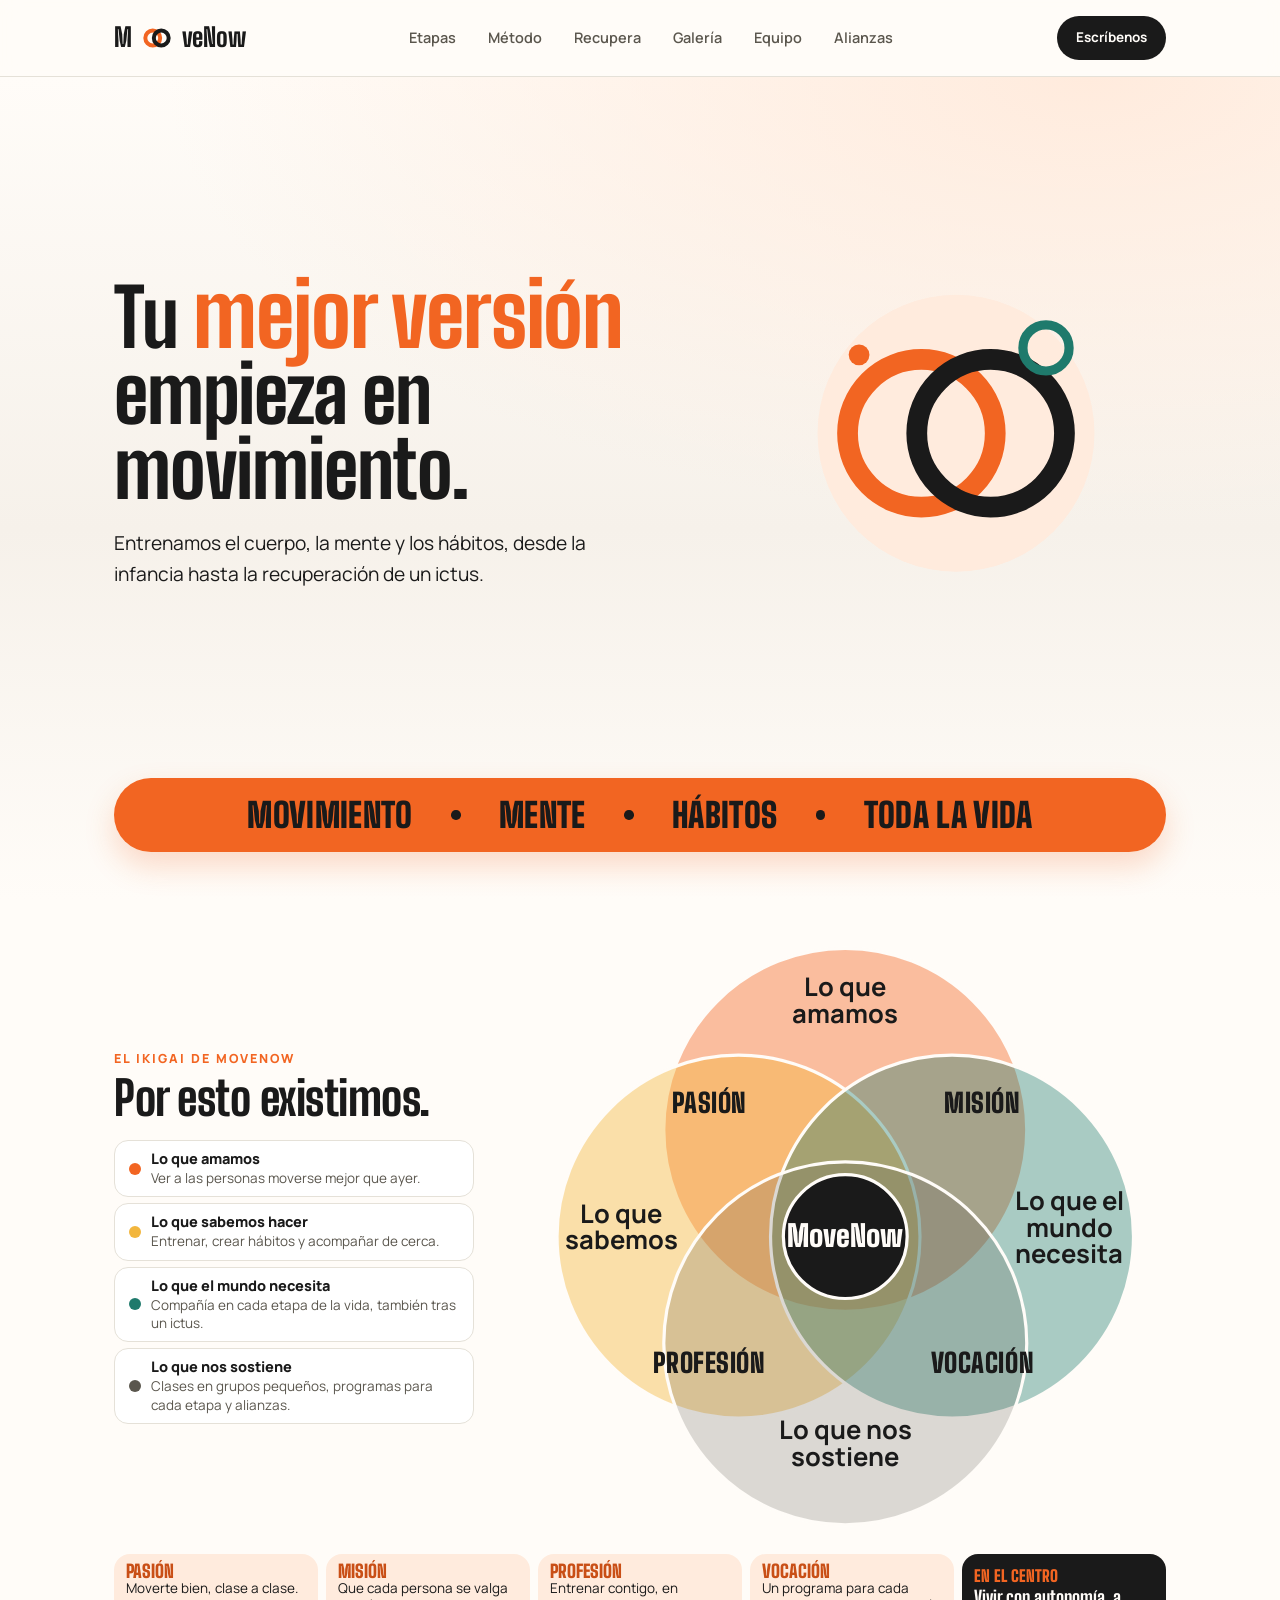
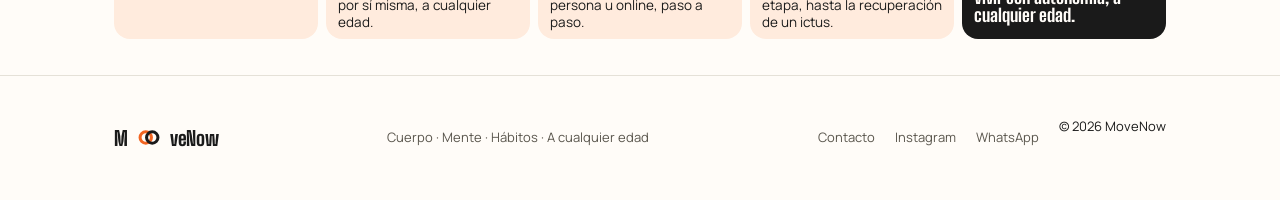
<file: index.html>
<!DOCTYPE html>
<html lang="es">
<head>
<meta charset="UTF-8">
<meta name="viewport" content="width=device-width, initial-scale=1.0">
<title>MoveNow — Cuerpo, mente y hábitos en cada etapa</title>
<meta name="description" content="Entrenamos el cuerpo, la mente y los hábitos, desde la infancia hasta la recuperación de un ictus. En persona u online.">
<link rel="preconnect" href="https://fonts.googleapis.com">
<link rel="preconnect" href="https://fonts.gstatic.com" crossorigin>
<link href="https://fonts.googleapis.com/css2?family=Big+Shoulders+Display:wght@600;700;800;900&family=Manrope:wght@400;500;600;700;800&display=swap" rel="stylesheet">
<link rel="stylesheet" href="assets/styles.css">
<script src="assets/nav.js" defer></script>
</head>
<body>
<svg xmlns="http://www.w3.org/2000/svg" style="display:none" aria-hidden="true">
  <symbol id="i-figure" viewBox="0 0 48 48"><circle cx="24" cy="9" r="4"/><path d="M24 15 21 28M22 19l9 4M22 19l-8 6M21 28l8 11M21 28l-8 8"/></symbol>
  <symbol id="i-bulb" viewBox="0 0 48 48"><path d="M24 6a11 11 0 0 0-6 20c1.5 1.3 2 3 2 5v3h8v-3c0-2 .5-3.7 2-5a11 11 0 0 0-6-20zM20 40h8"/></symbol>
  <symbol id="i-habit" viewBox="0 0 48 48"><rect x="8" y="10" width="32" height="30" rx="5"/><path d="M8 20h32M16 6v8M32 6v8M17 30l5 5 9-10"/></symbol>
  <symbol id="i-network" viewBox="0 0 48 48"><circle cx="24" cy="12" r="5"/><circle cx="11" cy="34" r="5"/><circle cx="37" cy="34" r="5"/><path d="M21 16.5 14 30M27 16.5 34 30M16 34h16"/></symbol>
  <symbol id="i-heart" viewBox="0 0 48 48"><path d="M24 40C10 29 7 21 11.500 15.500 15 11.500 21 12.500 24 17c3-4.500 9-5.500 12.500-1.500C41 21 38 29 24 40z"/></symbol>
  <symbol id="i-sprout" viewBox="0 0 48 48"><path d="M24 42V22M24 28C14 28 10 22 10 14c9 0 14 5 14 14zM24 24c0-9 5-14 14-14 0 8-4 14-14 14z"/></symbol>
</svg>

<header>
  <div class="wrap nav-row">
    <a class="logo" href="index.html" aria-label="MoveNow — inicio">
      <span>M</span>
      <svg class="rings" viewBox="0 0 64 40" fill="none" xmlns="http://www.w3.org/2000/svg" aria-hidden="true">
        <circle class="ring-a" cx="24" cy="20" r="14" stroke-width="7.5"/>
        <circle class="ring-b" cx="40" cy="20" r="14" stroke-width="7.5"/>
      </svg>
      <span>veNow</span>
    </a>
    <ul class="nav-links" id="nav-links">
      <li><a href="etapas.html">Etapas</a></li>
      <li><a href="metodo.html">Método</a></li>
      <li><a href="recupera.html">Recupera</a></li>
      <li><a href="galeria.html">Galería</a></li>
      <li><a href="equipo.html">Equipo</a></li>
      <li><a href="alianzas.html">Alianzas</a></li>
    </ul>
    <a class="btn btn-primary btn-sm" href="contacto.html">Escríbenos</a>
    <button class="nav-toggle" aria-label="Abrir menú" aria-expanded="false" aria-controls="nav-links">
      <span></span><span></span><span></span>
    </button>
  </div>
</header>

<main id="top">

  <!-- HERO -->
  <div class="hero-wash">
  <section class="hero wrap">
    <div class="hero-grid">
      <div>
        <h1>Tu <em>mejor versión</em> empieza en movimiento.</h1>
        <p class="hero-sub">Entrenamos el cuerpo, la mente y los hábitos, desde la infancia hasta la recuperación de un ictus.</p>
      </div>
      <div class="hero-visual" aria-hidden="true">
        <svg class="hero-rings" viewBox="0 0 260 260" fill="none" xmlns="http://www.w3.org/2000/svg">
          <circle class="hero-disc" cx="130" cy="132" r="120"/>
          <circle class="ring-a" cx="100" cy="132" r="64" stroke-width="18"/>
          <circle class="ring-b" cx="160" cy="132" r="64" stroke-width="18"/>
          <circle class="ring-t" cx="208" cy="58" r="20" stroke-width="8"/>
          <circle class="dot-a" cx="46" cy="64" r="9"/>
        </svg>
      </div>
    </div>
  </section>
  <div class="band wrap" aria-hidden="true">
    <div class="band-in"><span>Movimiento</span><span>Mente</span><span>Hábitos</span><span>Toda la vida</span></div>
  </div>
  </div>

  <!-- IKIGAI -->
  <section class="section ik-sec wrap">
    <div class="ik-grid">
      <div class="ik-head">
        <p class="eyebrow">El ikigai de MoveNow</p>
        <h2>Por esto existimos.</h2>
      </div>
      <div class="ik-fig"><svg class="ikigai" viewBox="100 70 600 580" role="img" aria-labelledby="ik-t ik-d"><title id="ik-t">El ikigai de MoveNow</title><desc id="ik-d">Cuatro círculos que se cruzan: lo que amamos, lo que sabemos hacer, lo que el mundo necesita y lo que nos sostiene. En el cruce, la pasión, la misión, la profesión y la vocación; en el centro, MoveNow.</desc><circle class="ik-c ik-love" cx="400" cy="260" r="170"/><circle class="ik-c ik-good" cx="300" cy="360" r="170"/><circle class="ik-c ik-need" cx="500" cy="360" r="170"/><circle class="ik-c ik-paid" cx="400" cy="460" r="170"/><text class="ik-t" x="400" y="135" text-anchor="middle">Lo que</text><text class="ik-t" x="400" y="160" text-anchor="middle">amamos</text><text class="ik-t" x="190" y="347" text-anchor="middle">Lo que</text><text class="ik-t" x="190" y="372" text-anchor="middle">sabemos</text><text class="ik-t" x="610" y="335" text-anchor="middle">Lo que el</text><text class="ik-t" x="610" y="360" text-anchor="middle">mundo</text><text class="ik-t" x="610" y="385" text-anchor="middle">necesita</text><text class="ik-t" x="400" y="550" text-anchor="middle">Lo que nos</text><text class="ik-t" x="400" y="575" text-anchor="middle">sostiene</text><text class="ik-p" x="272" y="244" text-anchor="middle">PASIÓN</text><text class="ik-p" x="528" y="244" text-anchor="middle">MISIÓN</text><text class="ik-p" x="272" y="488" text-anchor="middle">PROFESIÓN</text><text class="ik-p" x="528" y="488" text-anchor="middle">VOCACIÓN</text><circle class="ik-core" cx="400" cy="360" r="58"/><text class="ik-core-t" x="400" y="370" text-anchor="middle">MoveNow</text></svg></div>
      <ul class="ik-legend">
        <li><span class="ik-dot love" aria-hidden="true"></span><div><b>Lo que amamos</b><span>Ver a las personas moverse mejor que ayer.</span></div></li>
        <li><span class="ik-dot good" aria-hidden="true"></span><div><b>Lo que sabemos hacer</b><span>Entrenar, crear hábitos y acompañar de cerca.</span></div></li>
        <li><span class="ik-dot need" aria-hidden="true"></span><div><b>Lo que el mundo necesita</b><span>Compañía en cada etapa de la vida, también tras un ictus.</span></div></li>
        <li><span class="ik-dot paid" aria-hidden="true"></span><div><b>Lo que nos sostiene</b><span>Clases en grupos pequeños, programas para cada etapa y alianzas.</span></div></li>
      </ul>
    </div>
    <div class="ik-cross">
      <div class="ik-x"><span class="ik-xk">Pasión</span><p>Moverte bien, clase a clase.</p></div>
      <div class="ik-x"><span class="ik-xk">Misión</span><p>Que cada persona se valga por sí misma, a cualquier edad.</p></div>
      <div class="ik-x"><span class="ik-xk">Profesión</span><p>Entrenar contigo, en persona u online, paso a paso.</p></div>
      <div class="ik-x"><span class="ik-xk">Vocación</span><p>Un programa para cada etapa, hasta la recuperación de un ictus.</p></div>
      <div class="ik-center">
        <span class="ik-xk">En el centro</span>
        <p>Vivir con autonomía, a cualquier edad.</p>
      </div>
    </div>
  </section>


</main>

<footer>
  <div class="wrap footer-row">
    <a class="logo" href="index.html" aria-label="MoveNow — inicio" style="font-size:20px;">
      <span>M</span>
      <svg class="rings" viewBox="0 0 64 40" fill="none" xmlns="http://www.w3.org/2000/svg" aria-hidden="true" style="width:26px;height:17px;">
        <circle class="ring-a" cx="24" cy="20" r="14" stroke-width="7.5"/>
        <circle class="ring-b" cx="40" cy="20" r="14" stroke-width="7.5"/>
      </svg>
      <span>veNow</span>
    </a>
    <p class="footer-tagline">Cuerpo · Mente · Hábitos · A cualquier edad</p>
    <ul class="footer-links">
      <li><a href="contacto.html">Contacto</a></li>
      <li><a href="https://instagram.com/movenow1430" target="_blank" rel="noopener">Instagram</a></li>
      <li><a href="https://wa.me/34684758012" target="_blank" rel="noopener">WhatsApp</a></li>
      <li>&copy; 2026 MoveNow</li>
    </ul>
  </div>
</footer>

</body>
</html>
</file>
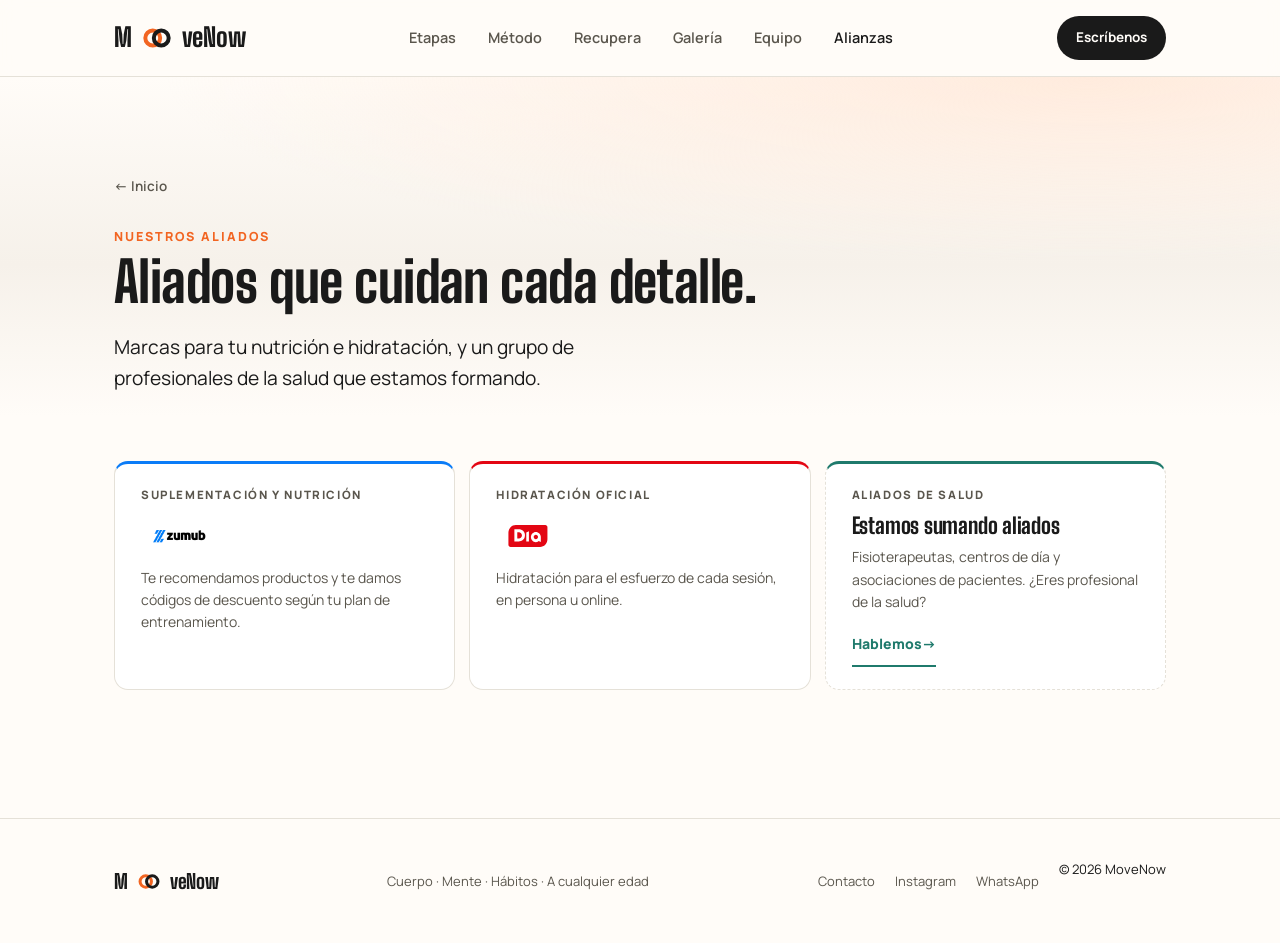
<file: alianzas.html>
<!DOCTYPE html>
<html lang="es">
<head>
<meta charset="UTF-8">
<meta name="viewport" content="width=device-width, initial-scale=1.0">
<title>Alianzas — MoveNow</title>
<meta name="description" content="Las marcas aliadas de MoveNow y el grupo de profesionales de la salud que estamos formando.">
<link rel="preconnect" href="https://fonts.googleapis.com">
<link rel="preconnect" href="https://fonts.gstatic.com" crossorigin>
<link href="https://fonts.googleapis.com/css2?family=Big+Shoulders+Display:wght@600;700;800;900&family=Manrope:wght@400;500;600;700;800&display=swap" rel="stylesheet">
<link rel="stylesheet" href="assets/styles.css">
<script src="assets/nav.js" defer></script>
</head>
<body>
<svg xmlns="http://www.w3.org/2000/svg" style="display:none" aria-hidden="true">
  <symbol id="i-figure" viewBox="0 0 48 48"><circle cx="24" cy="9" r="4"/><path d="M24 15 21 28M22 19l9 4M22 19l-8 6M21 28l8 11M21 28l-8 8"/></symbol>
  <symbol id="i-bulb" viewBox="0 0 48 48"><path d="M24 6a11 11 0 0 0-6 20c1.5 1.3 2 3 2 5v3h8v-3c0-2 .5-3.7 2-5a11 11 0 0 0-6-20zM20 40h8"/></symbol>
  <symbol id="i-habit" viewBox="0 0 48 48"><rect x="8" y="10" width="32" height="30" rx="5"/><path d="M8 20h32M16 6v8M32 6v8M17 30l5 5 9-10"/></symbol>
  <symbol id="i-network" viewBox="0 0 48 48"><circle cx="24" cy="12" r="5"/><circle cx="11" cy="34" r="5"/><circle cx="37" cy="34" r="5"/><path d="M21 16.5 14 30M27 16.5 34 30M16 34h16"/></symbol>
  <symbol id="i-heart" viewBox="0 0 48 48"><path d="M24 40C10 29 7 21 11.500 15.500 15 11.500 21 12.500 24 17c3-4.500 9-5.500 12.500-1.500C41 21 38 29 24 40z"/></symbol>
  <symbol id="i-sprout" viewBox="0 0 48 48"><path d="M24 42V22M24 28C14 28 10 22 10 14c9 0 14 5 14 14zM24 24c0-9 5-14 14-14 0 8-4 14-14 14z"/></symbol>
</svg>

<header>
  <div class="wrap nav-row">
    <a class="logo" href="index.html" aria-label="MoveNow — inicio">
      <span>M</span>
      <svg class="rings" viewBox="0 0 64 40" fill="none" xmlns="http://www.w3.org/2000/svg" aria-hidden="true">
        <circle class="ring-a" cx="24" cy="20" r="14" stroke-width="7.5"/>
        <circle class="ring-b" cx="40" cy="20" r="14" stroke-width="7.5"/>
      </svg>
      <span>veNow</span>
    </a>
    <ul class="nav-links" id="nav-links">
      <li><a href="etapas.html">Etapas</a></li>
      <li><a href="metodo.html">Método</a></li>
      <li><a href="recupera.html">Recupera</a></li>
      <li><a href="galeria.html">Galería</a></li>
      <li><a href="equipo.html">Equipo</a></li>
      <li><a href="alianzas.html" class="is-active">Alianzas</a></li>
    </ul>
    <a class="btn btn-primary btn-sm" href="contacto.html">Escríbenos</a>
    <button class="nav-toggle" aria-label="Abrir menú" aria-expanded="false" aria-controls="nav-links">
      <span></span><span></span><span></span>
    </button>
  </div>
</header>

<main id="top">

  <div class="hero-wash">

  <section class="wrap page-intro">
    <a class="back-link" href="index.html">← Inicio</a>
    <p class="eyebrow">Nuestros aliados</p>
    <h1>Aliados que cuidan cada detalle.</h1>
    <p class="hero-sub">Marcas para tu nutrición e hidratación, y un grupo de profesionales de la salud que estamos formando.</p>
  </section>

  </div>

  <section class="section wrap">
    <div class="allies-strip">
      <div class="ally" style="--ally-accent:#0B7CF7;">
        <span class="ally-tag">Suplementación y nutrición</span>
        <span class="ally-logo-plate"><img class="ally-logo" src="assets/partners/zumub_logo.png" alt="Zumub" loading="lazy"></span>
        <p>Te recomendamos productos y te damos códigos de descuento según tu plan de entrenamiento.</p>
      </div>
      <div class="ally" style="--ally-accent:#E30613;">
        <span class="ally-tag">Hidratación oficial</span>
        <span class="ally-logo-plate"><img class="ally-logo" src="assets/partners/dia_logo.svg" alt="Dia" loading="lazy"></span>
        <p>Hidratación para el esfuerzo de cada sesión, en persona u online.</p>
      </div>
      <div class="ally is-open" style="--ally-accent:var(--recupera);">
        <span class="ally-tag">Aliados de salud</span>
        <h3 class="ally-open-title">Estamos sumando aliados</h3>
        <p>Fisioterapeutas, centros de día y asociaciones de pacientes. ¿Eres profesional de la salud?</p>
        <a class="ally-open-link" href="https://wa.me/34684758012?text=Hola%2C%20soy%20profesional%20de%20la%20salud%20y%20me%20interesa%20colaborar%20con%20MoveNow%20Recupera" target="_blank" rel="noopener">Hablemos <span aria-hidden="true">→</span></a>
      </div>
    </div>
  </section>

</main>

<footer>
  <div class="wrap footer-row">
    <a class="logo" href="index.html" aria-label="MoveNow — inicio" style="font-size:20px;">
      <span>M</span>
      <svg class="rings" viewBox="0 0 64 40" fill="none" xmlns="http://www.w3.org/2000/svg" aria-hidden="true" style="width:26px;height:17px;">
        <circle class="ring-a" cx="24" cy="20" r="14" stroke-width="7.5"/>
        <circle class="ring-b" cx="40" cy="20" r="14" stroke-width="7.5"/>
      </svg>
      <span>veNow</span>
    </a>
    <p class="footer-tagline">Cuerpo · Mente · Hábitos · A cualquier edad</p>
    <ul class="footer-links">
      <li><a href="contacto.html">Contacto</a></li>
      <li><a href="https://instagram.com/movenow1430" target="_blank" rel="noopener">Instagram</a></li>
      <li><a href="https://wa.me/34684758012" target="_blank" rel="noopener">WhatsApp</a></li>
      <li>&copy; 2026 MoveNow</li>
    </ul>
  </div>
</footer>

</body>
</html>
</file>
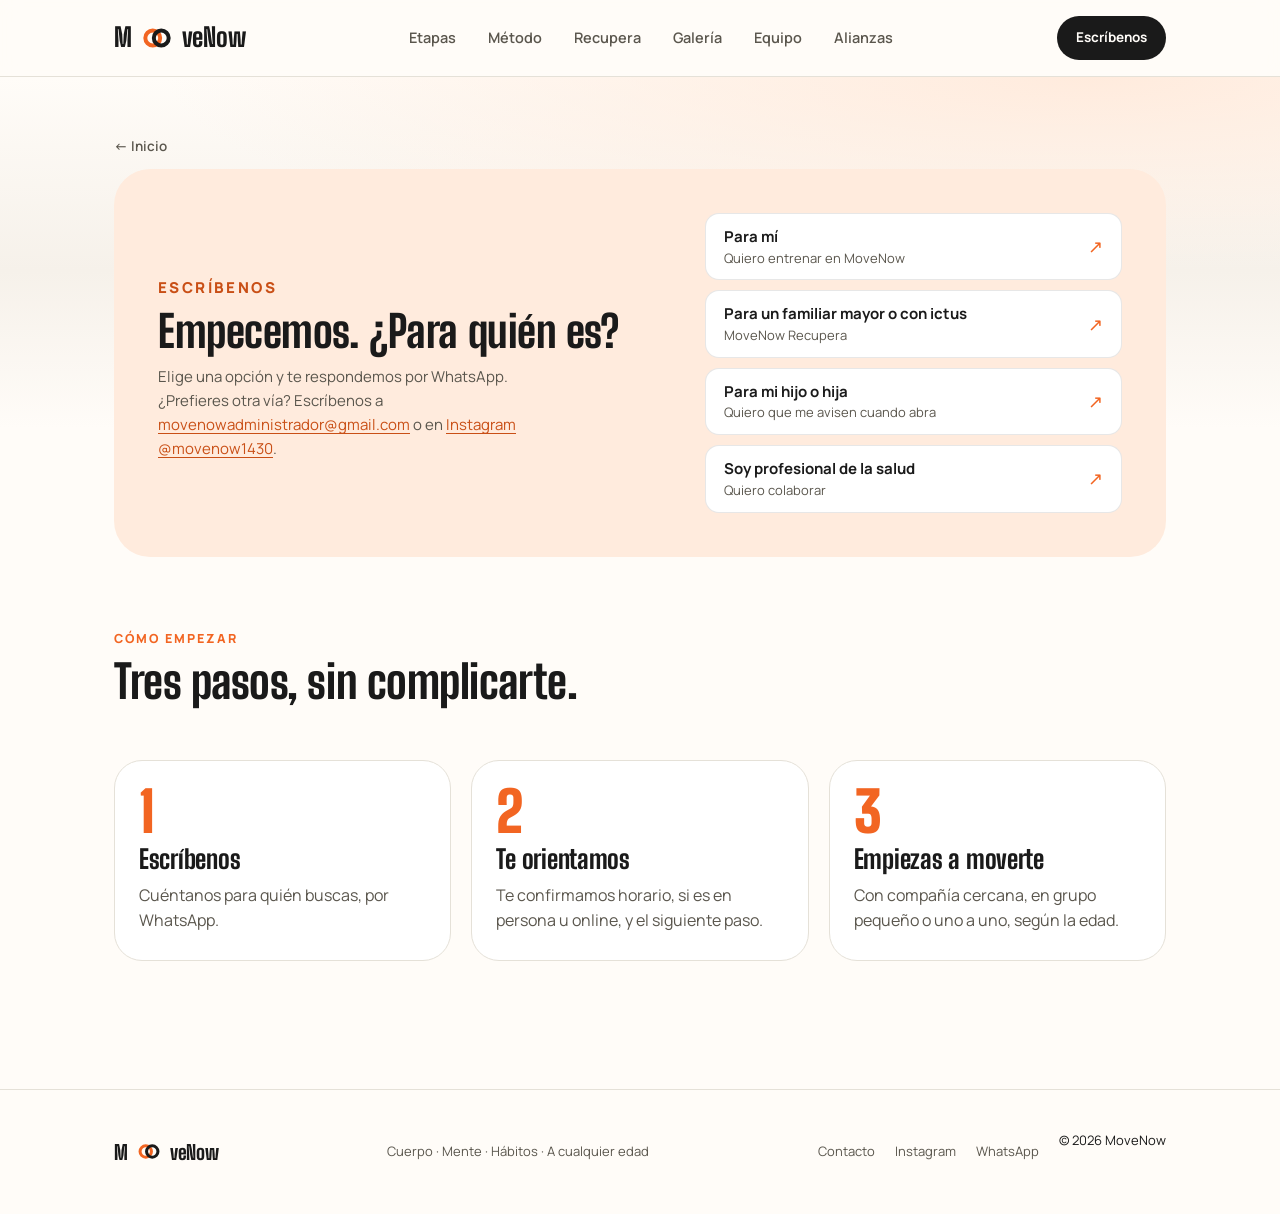
<file: contacto.html>
<!DOCTYPE html>
<html lang="es">
<head>
<meta charset="UTF-8">
<meta name="viewport" content="width=device-width, initial-scale=1.0">
<title>Contacto — MoveNow</title>
<meta name="description" content="Cuéntanos para quién buscas y te respondemos por WhatsApp: adultos, familiares con ictus, infantes y adolescentes, o profesionales de la salud.">
<link rel="preconnect" href="https://fonts.googleapis.com">
<link rel="preconnect" href="https://fonts.gstatic.com" crossorigin>
<link href="https://fonts.googleapis.com/css2?family=Big+Shoulders+Display:wght@600;700;800;900&family=Manrope:wght@400;500;600;700;800&display=swap" rel="stylesheet">
<link rel="stylesheet" href="assets/styles.css">
<script src="assets/nav.js" defer></script>
</head>
<body>
<svg xmlns="http://www.w3.org/2000/svg" style="display:none" aria-hidden="true">
  <symbol id="i-figure" viewBox="0 0 48 48"><circle cx="24" cy="9" r="4"/><path d="M24 15 21 28M22 19l9 4M22 19l-8 6M21 28l8 11M21 28l-8 8"/></symbol>
  <symbol id="i-bulb" viewBox="0 0 48 48"><path d="M24 6a11 11 0 0 0-6 20c1.5 1.3 2 3 2 5v3h8v-3c0-2 .5-3.7 2-5a11 11 0 0 0-6-20zM20 40h8"/></symbol>
  <symbol id="i-habit" viewBox="0 0 48 48"><rect x="8" y="10" width="32" height="30" rx="5"/><path d="M8 20h32M16 6v8M32 6v8M17 30l5 5 9-10"/></symbol>
  <symbol id="i-network" viewBox="0 0 48 48"><circle cx="24" cy="12" r="5"/><circle cx="11" cy="34" r="5"/><circle cx="37" cy="34" r="5"/><path d="M21 16.5 14 30M27 16.5 34 30M16 34h16"/></symbol>
  <symbol id="i-heart" viewBox="0 0 48 48"><path d="M24 40C10 29 7 21 11.500 15.500 15 11.500 21 12.500 24 17c3-4.500 9-5.500 12.500-1.500C41 21 38 29 24 40z"/></symbol>
  <symbol id="i-sprout" viewBox="0 0 48 48"><path d="M24 42V22M24 28C14 28 10 22 10 14c9 0 14 5 14 14zM24 24c0-9 5-14 14-14 0 8-4 14-14 14z"/></symbol>
</svg>

<header>
  <div class="wrap nav-row">
    <a class="logo" href="index.html" aria-label="MoveNow — inicio">
      <span>M</span>
      <svg class="rings" viewBox="0 0 64 40" fill="none" xmlns="http://www.w3.org/2000/svg" aria-hidden="true">
        <circle class="ring-a" cx="24" cy="20" r="14" stroke-width="7.5"/>
        <circle class="ring-b" cx="40" cy="20" r="14" stroke-width="7.5"/>
      </svg>
      <span>veNow</span>
    </a>
    <ul class="nav-links" id="nav-links">
      <li><a href="etapas.html">Etapas</a></li>
      <li><a href="metodo.html">Método</a></li>
      <li><a href="recupera.html">Recupera</a></li>
      <li><a href="galeria.html">Galería</a></li>
      <li><a href="equipo.html">Equipo</a></li>
      <li><a href="alianzas.html">Alianzas</a></li>
    </ul>
    <a class="btn btn-primary btn-sm" href="contacto.html">Escríbenos</a>
    <button class="nav-toggle" aria-label="Abrir menú" aria-expanded="false" aria-controls="nav-links">
      <span></span><span></span><span></span>
    </button>
  </div>
</header>

<main id="top">

  <div class="hero-wash">

  <section class="wrap page-intro page-intro-slim">
    <a class="back-link" href="index.html">← Inicio</a>
  </section>

  </div>

  <section class="wrap" style="padding-block: 0 clamp(40px,6vw,72px);">
    <div class="reserve">
      <div>
        <p class="eyebrow">Escríbenos</p>
        <h1>Empecemos. ¿Para quién es?</h1>
        <p>Elige una opción y te respondemos por WhatsApp. ¿Prefieres otra vía? Escríbenos a <a href="mailto:movenowadministrador@gmail.com?subject=Consulta%20sobre%20MoveNow">movenowadministrador@gmail.com</a> o en <a href="https://instagram.com/movenow1430" target="_blank" rel="noopener">Instagram @movenow1430</a>.</p>
      </div>
      <div class="reserve-actions">
        <a class="contact-btn" href="https://wa.me/34684758012?text=Hola%2C%20quiero%20reservar%20mi%20plaza%20en%20MoveNow" target="_blank" rel="noopener">
          <span>
            <span class="label">Para mí</span><br>
            <span class="value">Quiero entrenar en MoveNow</span>
          </span>
          <span class="arrow">↗</span>
        </a>
        <a class="contact-btn" href="https://wa.me/34684758012?text=Hola%2C%20quiero%20informaci%C3%B3n%20de%20MoveNow%20Recupera%20para%20un%20familiar" target="_blank" rel="noopener">
          <span>
            <span class="label">Para un familiar mayor o con ictus</span><br>
            <span class="value">MoveNow Recupera</span>
          </span>
          <span class="arrow">↗</span>
        </a>
        <a class="contact-btn" href="https://wa.me/34684758012?text=Hola%2C%20quiero%20que%20me%20avisen%20cuando%20MoveNow%20abra%20el%20programa%20para%20infantes%20y%20adolescentes" target="_blank" rel="noopener">
          <span>
            <span class="label">Para mi hijo o hija</span><br>
            <span class="value">Quiero que me avisen cuando abra</span>
          </span>
          <span class="arrow">↗</span>
        </a>
        <a class="contact-btn" href="https://wa.me/34684758012?text=Hola%2C%20soy%20profesional%20de%20la%20salud%20y%20me%20interesa%20colaborar%20con%20MoveNow%20Recupera" target="_blank" rel="noopener">
          <span>
            <span class="label">Soy profesional de la salud</span><br>
            <span class="value">Quiero colaborar</span>
          </span>
          <span class="arrow">↗</span>
        </a>
      </div>
    </div>
  </section>

  <section class="section wrap" style="padding-top:0;">
    <div class="section-head">
      <div>
        <p class="eyebrow">Cómo empezar</p>
        <h2>Tres pasos, sin complicarte.</h2>
      </div>
    </div>
    <div class="steps3">
      <div class="step3"><span class="n">1</span><h3>Escríbenos</h3><p>Cuéntanos para quién buscas, por WhatsApp.</p></div>
      <div class="step3"><span class="n">2</span><h3>Te orientamos</h3><p>Te confirmamos horario, si es en persona u online, y el siguiente paso.</p></div>
      <div class="step3"><span class="n">3</span><h3>Empiezas a moverte</h3><p>Con compañía cercana, en grupo pequeño o uno a uno, según la edad.</p></div>
    </div>
  </section>

</main>

<footer>
  <div class="wrap footer-row">
    <a class="logo" href="index.html" aria-label="MoveNow — inicio" style="font-size:20px;">
      <span>M</span>
      <svg class="rings" viewBox="0 0 64 40" fill="none" xmlns="http://www.w3.org/2000/svg" aria-hidden="true" style="width:26px;height:17px;">
        <circle class="ring-a" cx="24" cy="20" r="14" stroke-width="7.5"/>
        <circle class="ring-b" cx="40" cy="20" r="14" stroke-width="7.5"/>
      </svg>
      <span>veNow</span>
    </a>
    <p class="footer-tagline">Cuerpo · Mente · Hábitos · A cualquier edad</p>
    <ul class="footer-links">
      <li><a href="contacto.html">Contacto</a></li>
      <li><a href="https://instagram.com/movenow1430" target="_blank" rel="noopener">Instagram</a></li>
      <li><a href="https://wa.me/34684758012" target="_blank" rel="noopener">WhatsApp</a></li>
      <li>&copy; 2026 MoveNow</li>
    </ul>
  </div>
</footer>

</body>
</html>
</file>
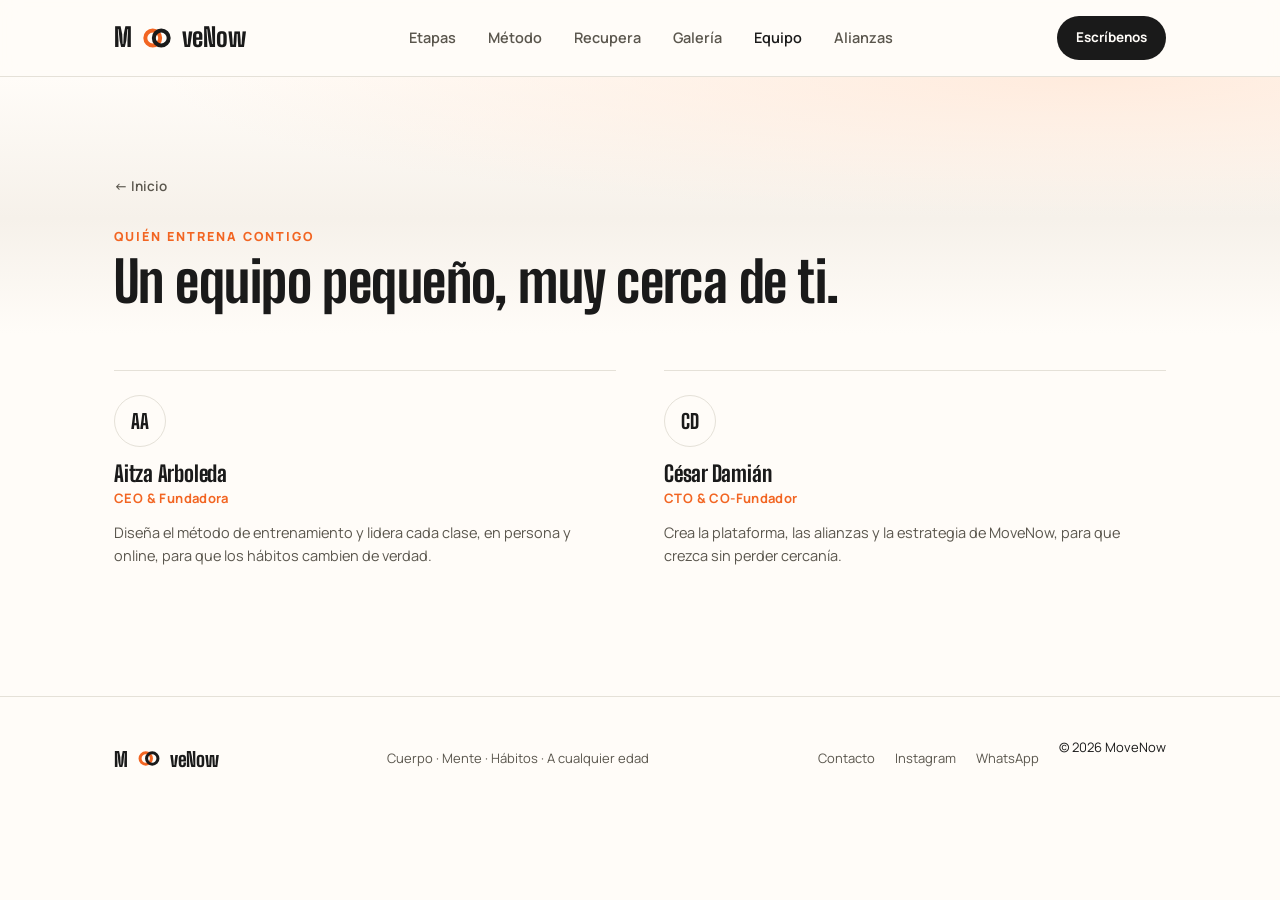
<file: equipo.html>
<!DOCTYPE html>
<html lang="es">
<head>
<meta charset="UTF-8">
<meta name="viewport" content="width=device-width, initial-scale=1.0">
<title>Equipo — MoveNow</title>
<meta name="description" content="Quién está detrás de MoveNow: Aitza Arboleda y César Damián.">
<link rel="preconnect" href="https://fonts.googleapis.com">
<link rel="preconnect" href="https://fonts.gstatic.com" crossorigin>
<link href="https://fonts.googleapis.com/css2?family=Big+Shoulders+Display:wght@600;700;800;900&family=Manrope:wght@400;500;600;700;800&display=swap" rel="stylesheet">
<link rel="stylesheet" href="assets/styles.css">
<script src="assets/nav.js" defer></script>
</head>
<body>
<svg xmlns="http://www.w3.org/2000/svg" style="display:none" aria-hidden="true">
  <symbol id="i-figure" viewBox="0 0 48 48"><circle cx="24" cy="9" r="4"/><path d="M24 15 21 28M22 19l9 4M22 19l-8 6M21 28l8 11M21 28l-8 8"/></symbol>
  <symbol id="i-bulb" viewBox="0 0 48 48"><path d="M24 6a11 11 0 0 0-6 20c1.5 1.3 2 3 2 5v3h8v-3c0-2 .5-3.7 2-5a11 11 0 0 0-6-20zM20 40h8"/></symbol>
  <symbol id="i-habit" viewBox="0 0 48 48"><rect x="8" y="10" width="32" height="30" rx="5"/><path d="M8 20h32M16 6v8M32 6v8M17 30l5 5 9-10"/></symbol>
  <symbol id="i-network" viewBox="0 0 48 48"><circle cx="24" cy="12" r="5"/><circle cx="11" cy="34" r="5"/><circle cx="37" cy="34" r="5"/><path d="M21 16.5 14 30M27 16.5 34 30M16 34h16"/></symbol>
  <symbol id="i-heart" viewBox="0 0 48 48"><path d="M24 40C10 29 7 21 11.500 15.500 15 11.500 21 12.500 24 17c3-4.500 9-5.500 12.500-1.500C41 21 38 29 24 40z"/></symbol>
  <symbol id="i-sprout" viewBox="0 0 48 48"><path d="M24 42V22M24 28C14 28 10 22 10 14c9 0 14 5 14 14zM24 24c0-9 5-14 14-14 0 8-4 14-14 14z"/></symbol>
</svg>

<header>
  <div class="wrap nav-row">
    <a class="logo" href="index.html" aria-label="MoveNow — inicio">
      <span>M</span>
      <svg class="rings" viewBox="0 0 64 40" fill="none" xmlns="http://www.w3.org/2000/svg" aria-hidden="true">
        <circle class="ring-a" cx="24" cy="20" r="14" stroke-width="7.5"/>
        <circle class="ring-b" cx="40" cy="20" r="14" stroke-width="7.5"/>
      </svg>
      <span>veNow</span>
    </a>
    <ul class="nav-links" id="nav-links">
      <li><a href="etapas.html">Etapas</a></li>
      <li><a href="metodo.html">Método</a></li>
      <li><a href="recupera.html">Recupera</a></li>
      <li><a href="galeria.html">Galería</a></li>
      <li><a href="equipo.html" class="is-active">Equipo</a></li>
      <li><a href="alianzas.html">Alianzas</a></li>
    </ul>
    <a class="btn btn-primary btn-sm" href="contacto.html">Escríbenos</a>
    <button class="nav-toggle" aria-label="Abrir menú" aria-expanded="false" aria-controls="nav-links">
      <span></span><span></span><span></span>
    </button>
  </div>
</header>

<main id="top">

  <div class="hero-wash">

  <section class="wrap page-intro">
    <a class="back-link" href="index.html">← Inicio</a>
    <p class="eyebrow">Quién entrena contigo</p>
    <h1>Un equipo pequeño, muy cerca de ti.</h1>
    
  </section>

  </div>

  <section class="section wrap">
    <div class="team">
      <div class="person">
        <div class="avatar">AA</div>
        <h3>Aitza Arboleda</h3>
        <span class="role">CEO &amp; Fundadora</span>
        <p class="bio">Diseña el método de entrenamiento y lidera cada clase, en persona y online, para que los hábitos cambien de verdad.</p>
      </div>
      <div class="person">
        <div class="avatar">CD</div>
        <h3>César Damián</h3>
        <span class="role">CTO &amp; CO-Fundador</span>
        <p class="bio">Crea la plataforma, las alianzas y la estrategia de MoveNow, para que crezca sin perder cercanía.</p>
      </div>
    </div>
  </section>

</main>

<footer>
  <div class="wrap footer-row">
    <a class="logo" href="index.html" aria-label="MoveNow — inicio" style="font-size:20px;">
      <span>M</span>
      <svg class="rings" viewBox="0 0 64 40" fill="none" xmlns="http://www.w3.org/2000/svg" aria-hidden="true" style="width:26px;height:17px;">
        <circle class="ring-a" cx="24" cy="20" r="14" stroke-width="7.5"/>
        <circle class="ring-b" cx="40" cy="20" r="14" stroke-width="7.5"/>
      </svg>
      <span>veNow</span>
    </a>
    <p class="footer-tagline">Cuerpo · Mente · Hábitos · A cualquier edad</p>
    <ul class="footer-links">
      <li><a href="contacto.html">Contacto</a></li>
      <li><a href="https://instagram.com/movenow1430" target="_blank" rel="noopener">Instagram</a></li>
      <li><a href="https://wa.me/34684758012" target="_blank" rel="noopener">WhatsApp</a></li>
      <li>&copy; 2026 MoveNow</li>
    </ul>
  </div>
</footer>

</body>
</html>
</file>
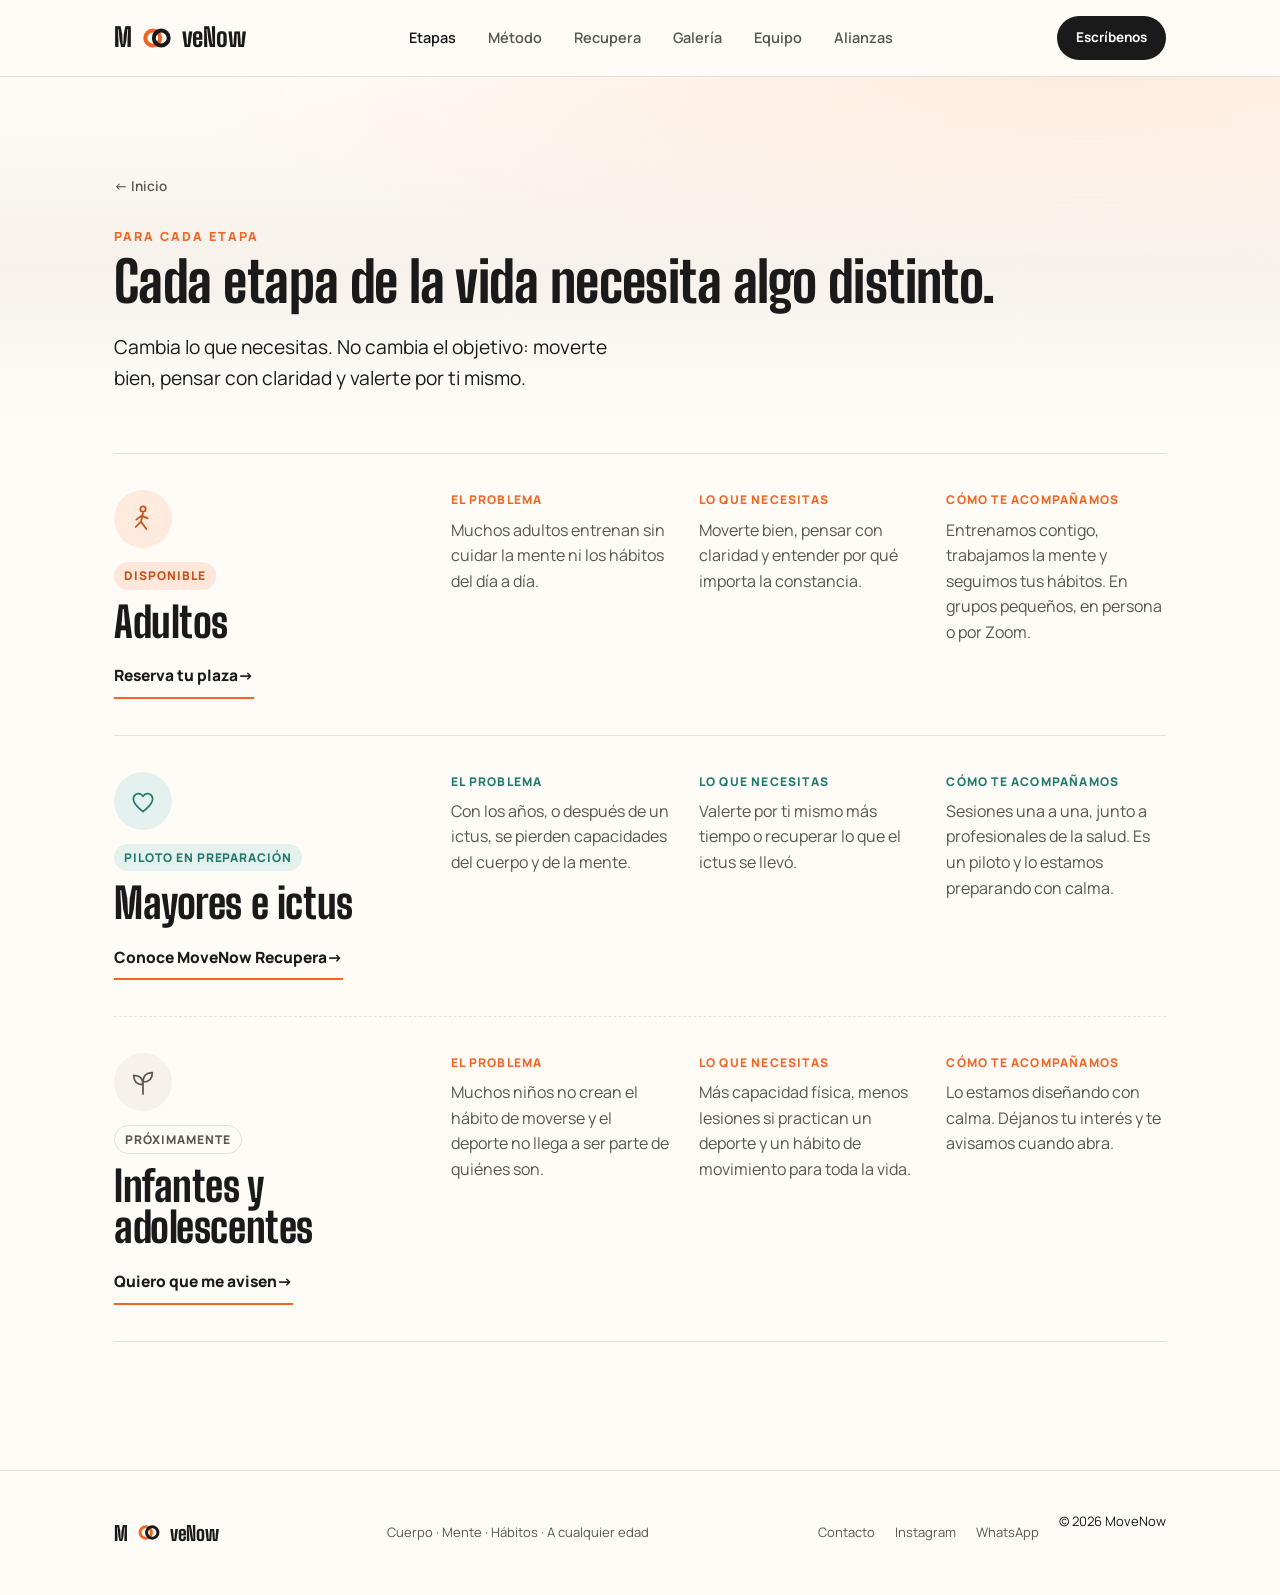
<file: etapas.html>
<!DOCTYPE html>
<html lang="es">
<head>
<meta charset="UTF-8">
<meta name="viewport" content="width=device-width, initial-scale=1.0">
<title>Etapas — MoveNow</title>
<meta name="description" content="Adultos, mayores e ictus, infantes y adolescentes: qué necesita cada etapa y cómo te acompañamos.">
<link rel="preconnect" href="https://fonts.googleapis.com">
<link rel="preconnect" href="https://fonts.gstatic.com" crossorigin>
<link href="https://fonts.googleapis.com/css2?family=Big+Shoulders+Display:wght@600;700;800;900&family=Manrope:wght@400;500;600;700;800&display=swap" rel="stylesheet">
<link rel="stylesheet" href="assets/styles.css">
<script src="assets/nav.js" defer></script>
</head>
<body>
<svg xmlns="http://www.w3.org/2000/svg" style="display:none" aria-hidden="true">
  <symbol id="i-figure" viewBox="0 0 48 48"><circle cx="24" cy="9" r="4"/><path d="M24 15 21 28M22 19l9 4M22 19l-8 6M21 28l8 11M21 28l-8 8"/></symbol>
  <symbol id="i-bulb" viewBox="0 0 48 48"><path d="M24 6a11 11 0 0 0-6 20c1.5 1.3 2 3 2 5v3h8v-3c0-2 .5-3.7 2-5a11 11 0 0 0-6-20zM20 40h8"/></symbol>
  <symbol id="i-habit" viewBox="0 0 48 48"><rect x="8" y="10" width="32" height="30" rx="5"/><path d="M8 20h32M16 6v8M32 6v8M17 30l5 5 9-10"/></symbol>
  <symbol id="i-network" viewBox="0 0 48 48"><circle cx="24" cy="12" r="5"/><circle cx="11" cy="34" r="5"/><circle cx="37" cy="34" r="5"/><path d="M21 16.5 14 30M27 16.5 34 30M16 34h16"/></symbol>
  <symbol id="i-heart" viewBox="0 0 48 48"><path d="M24 40C10 29 7 21 11.500 15.500 15 11.500 21 12.500 24 17c3-4.500 9-5.500 12.500-1.500C41 21 38 29 24 40z"/></symbol>
  <symbol id="i-sprout" viewBox="0 0 48 48"><path d="M24 42V22M24 28C14 28 10 22 10 14c9 0 14 5 14 14zM24 24c0-9 5-14 14-14 0 8-4 14-14 14z"/></symbol>
</svg>

<header>
  <div class="wrap nav-row">
    <a class="logo" href="index.html" aria-label="MoveNow — inicio">
      <span>M</span>
      <svg class="rings" viewBox="0 0 64 40" fill="none" xmlns="http://www.w3.org/2000/svg" aria-hidden="true">
        <circle class="ring-a" cx="24" cy="20" r="14" stroke-width="7.5"/>
        <circle class="ring-b" cx="40" cy="20" r="14" stroke-width="7.5"/>
      </svg>
      <span>veNow</span>
    </a>
    <ul class="nav-links" id="nav-links">
      <li><a href="etapas.html" class="is-active">Etapas</a></li>
      <li><a href="metodo.html">Método</a></li>
      <li><a href="recupera.html">Recupera</a></li>
      <li><a href="galeria.html">Galería</a></li>
      <li><a href="equipo.html">Equipo</a></li>
      <li><a href="alianzas.html">Alianzas</a></li>
    </ul>
    <a class="btn btn-primary btn-sm" href="contacto.html">Escríbenos</a>
    <button class="nav-toggle" aria-label="Abrir menú" aria-expanded="false" aria-controls="nav-links">
      <span></span><span></span><span></span>
    </button>
  </div>
</header>

<main id="top">

  <div class="hero-wash">

  <section class="wrap page-intro">
    <a class="back-link" href="index.html">← Inicio</a>
    <p class="eyebrow">Para cada etapa</p>
    <h1>Cada etapa de la vida necesita algo distinto.</h1>
    <p class="hero-sub">Cambia lo que necesitas. No cambia el objetivo: moverte bien, pensar con claridad y valerte por ti mismo.</p>
  </section>

  </div>

  <section class="section wrap">
    <div class="etapas-detalle">
      <article class="etapa-det">
        <div class="det-head">
          <span class="ico" aria-hidden="true"><svg><use href="#i-figure"/></svg></span>
          <span class="etapa-status is-open">Disponible</span>
          <h2>Adultos</h2>
          <a class="etapa-link" href="https://wa.me/34684758012?text=Hola%2C%20quiero%20reservar%20mi%20plaza%20en%20MoveNow" target="_blank" rel="noopener">Reserva tu plaza <span aria-hidden="true">→</span></a>
        </div>
        <div class="det-cols">
          <div><span class="det-k">El problema</span><p>Muchos adultos entrenan sin cuidar la mente ni los hábitos del día a día.</p></div>
          <div><span class="det-k">Lo que necesitas</span><p>Moverte bien, pensar con claridad y entender por qué importa la constancia.</p></div>
          <div><span class="det-k">Cómo te acompañamos</span><p>Entrenamos contigo, trabajamos la mente y seguimos tus hábitos. En grupos pequeños, en persona o por Zoom.</p></div>
        </div>
      </article>
      <article class="etapa-det is-recupera">
        <div class="det-head">
          <span class="ico t" aria-hidden="true"><svg><use href="#i-heart"/></svg></span>
          <span class="etapa-status is-pilot">Piloto en preparación</span>
          <h2>Mayores e ictus</h2>
          <a class="etapa-link" href="recupera.html">Conoce MoveNow Recupera <span aria-hidden="true">→</span></a>
        </div>
        <div class="det-cols">
          <div><span class="det-k">El problema</span><p>Con los años, o después de un ictus, se pierden capacidades del cuerpo y de la mente.</p></div>
          <div><span class="det-k">Lo que necesitas</span><p>Valerte por ti mismo más tiempo o recuperar lo que el ictus se llevó.</p></div>
          <div><span class="det-k">Cómo te acompañamos</span><p>Sesiones una a una, junto a profesionales de la salud. Es un piloto y lo estamos preparando con calma.</p></div>
        </div>
      </article>
      <article class="etapa-det is-soon">
        <div class="det-head">
          <span class="ico k" aria-hidden="true"><svg><use href="#i-sprout"/></svg></span>
          <span class="etapa-status is-soon">Próximamente</span>
          <h2>Infantes y adolescentes</h2>
          <a class="etapa-link" href="https://wa.me/34684758012?text=Hola%2C%20quiero%20que%20me%20avisen%20cuando%20MoveNow%20abra%20el%20programa%20para%20infantes%20y%20adolescentes" target="_blank" rel="noopener">Quiero que me avisen <span aria-hidden="true">→</span></a>
        </div>
        <div class="det-cols">
          <div><span class="det-k">El problema</span><p>Muchos niños no crean el hábito de moverse y el deporte no llega a ser parte de quiénes son.</p></div>
          <div><span class="det-k">Lo que necesitas</span><p>Más capacidad física, menos lesiones si practican un deporte y un hábito de movimiento para toda la vida.</p></div>
          <div><span class="det-k">Cómo te acompañamos</span><p>Lo estamos diseñando con calma. Déjanos tu interés y te avisamos cuando abra.</p></div>
        </div>
      </article>
    </div>
  </section>

</main>

<footer>
  <div class="wrap footer-row">
    <a class="logo" href="index.html" aria-label="MoveNow — inicio" style="font-size:20px;">
      <span>M</span>
      <svg class="rings" viewBox="0 0 64 40" fill="none" xmlns="http://www.w3.org/2000/svg" aria-hidden="true" style="width:26px;height:17px;">
        <circle class="ring-a" cx="24" cy="20" r="14" stroke-width="7.5"/>
        <circle class="ring-b" cx="40" cy="20" r="14" stroke-width="7.5"/>
      </svg>
      <span>veNow</span>
    </a>
    <p class="footer-tagline">Cuerpo · Mente · Hábitos · A cualquier edad</p>
    <ul class="footer-links">
      <li><a href="contacto.html">Contacto</a></li>
      <li><a href="https://instagram.com/movenow1430" target="_blank" rel="noopener">Instagram</a></li>
      <li><a href="https://wa.me/34684758012" target="_blank" rel="noopener">WhatsApp</a></li>
      <li>&copy; 2026 MoveNow</li>
    </ul>
  </div>
</footer>

</body>
</html>
</file>
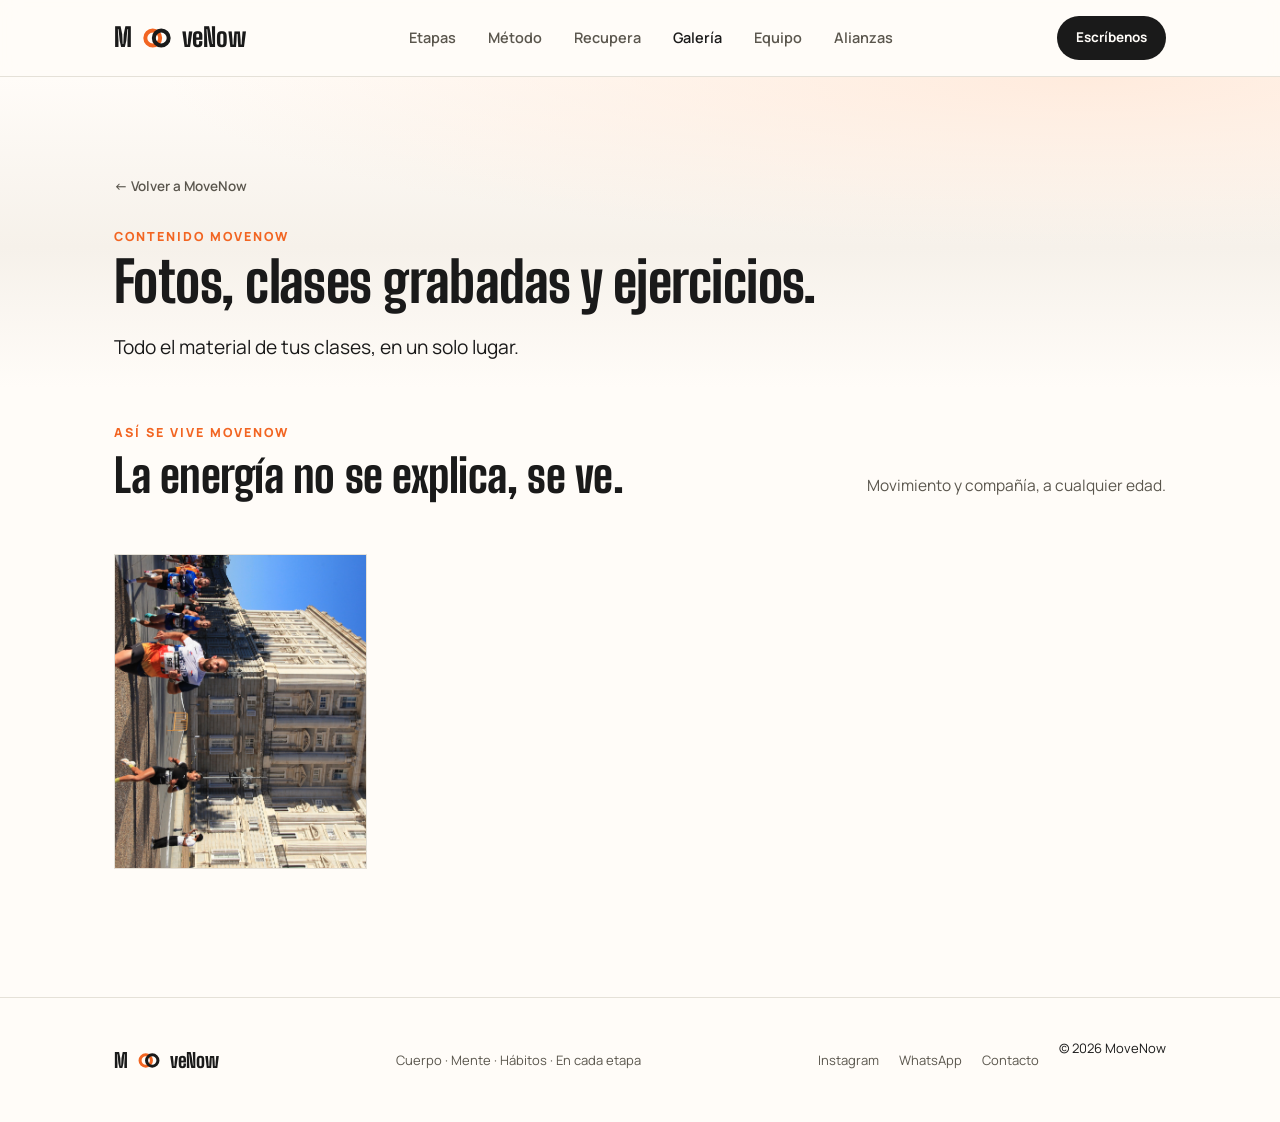
<file: galeria.html>
<!DOCTYPE html>
<html lang="es">
<head>
<meta charset="UTF-8">
<meta name="viewport" content="width=device-width, initial-scale=1.0">
<title>Galería — MoveNow</title>
<meta name="description" content="Fotos de clases presenciales, clases grabadas y biblioteca de ejercicios de MoveNow.">
<link rel="preconnect" href="https://fonts.googleapis.com">
<link rel="preconnect" href="https://fonts.gstatic.com" crossorigin>
<link href="https://fonts.googleapis.com/css2?family=Big+Shoulders+Display:wght@600;700;800;900&family=Manrope:wght@400;500;600;700;800&display=swap" rel="stylesheet">
<link rel="stylesheet" href="assets/styles.css">
<script src="assets/nav.js" defer></script>
</head>
<body>

<header>
  <div class="wrap nav-row">
    <a class="logo" href="index.html" aria-label="MoveNow — inicio">
      <span>M</span>
      <svg class="rings" viewBox="0 0 64 40" fill="none" xmlns="http://www.w3.org/2000/svg" aria-hidden="true">
        <circle class="ring-a" cx="24" cy="20" r="14" stroke-width="7.5"/>
        <circle class="ring-b" cx="40" cy="20" r="14" stroke-width="7.5"/>
      </svg>
      <span>veNow</span>
    </a>
    <ul class="nav-links" id="nav-links">
      <li><a href="etapas.html">Etapas</a></li>
      <li><a href="metodo.html">Método</a></li>
      <li><a href="recupera.html">Recupera</a></li>
      <li><a href="galeria.html" class="is-active">Galería</a></li>
      <li><a href="equipo.html">Equipo</a></li>
      <li><a href="alianzas.html">Alianzas</a></li>
    </ul>
    <a class="btn btn-primary btn-sm" href="contacto.html">Escríbenos</a>
    <button class="nav-toggle" aria-label="Abrir menú" aria-expanded="false" aria-controls="nav-links">
      <span></span><span></span><span></span>
    </button>
  </div>
</header>

<main id="top">

  <!-- PAGE INTRO -->
  <div class="hero-wash">
  <section class="wrap page-intro">
    <a class="back-link" href="index.html">← Volver a MoveNow</a>
    <p class="eyebrow">Contenido MoveNow</p>
    <h1>Fotos, clases grabadas y ejercicios.</h1>
    <p class="hero-sub">Todo el material de tus clases, en un solo lugar.</p>
  </section>
  </div>

  <!-- PHOTOS -->
  <section class="section wrap" id="fotos" hidden>
    <div class="section-head">
      <div>
        <p class="eyebrow">Así se vive MoveNow</p>
        <h2>La energía no se explica, se ve.</h2>
      </div>
      <p class="lede">Movimiento y compañía, a cualquier edad.</p>
    </div>
    <div class="media-grid is-photos" data-media-grid="fotos"></div>
  </section>

  <!-- RECORDED CLASSES -->
  <section class="section wrap" id="clases-grabadas" hidden>
    <div class="section-head">
      <div>
        <p class="eyebrow">¿Faltaste a una clase?</p>
        <h2>Recupérala cuando quieras.</h2>
      </div>
      <p class="lede">Grabamos cada clase para que no pierdas el ritmo del grupo.</p>
    </div>
    <div class="media-grid" data-media-grid="clases"></div>
  </section>

  <!-- EXERCISES -->
  <section class="section wrap" id="ejercicios" hidden>
    <div class="section-head">
      <div>
        <p class="eyebrow">Biblioteca de técnica</p>
        <h2>Aprende a moverte bien, no solo a repetir.</h2>
      </div>
      <p class="lede">Videos cortos para repasar la técnica de cada ejercicio, cuando lo necesites.</p>
    </div>
    <div class="media-grid is-exercises" data-media-grid="ejercicios"></div>
  </section>

  <!-- EMPTY STATE (shown while no real content has been uploaded yet) -->
  <section class="section wrap" id="galeria-vacia">
    <div class="section-head">
      <div>
        <p class="eyebrow">Contenido en camino</p>
        <h2>Muy pronto verás aquí fotos y videos reales.</h2>
      </div>
      <p class="lede">Estamos sumando el material de las clases. Vuelve pronto.</p>
    </div>
  </section>

</main>

<script>
(function () {
  var IMAGE_EXT = ['jpg', 'jpeg', 'png', 'webp', 'gif', 'avif', 'heic'];
  var VIDEO_EXT = ['mp4', 'mov', 'webm', 'm4v'];
  var FOLDERS = { fotos: 'fotos', clases: 'videos-clases', ejercicios: 'ejercicios' };

  function extOf(name) {
    var i = name.lastIndexOf('.');
    return i === -1 ? '' : name.slice(i + 1).toLowerCase();
  }

  function tileFor(key, filename) {
    var ext = extOf(filename);
    var src = 'assets/gallery/' + FOLDERS[key] + '/' + encodeURIComponent(filename);
    var tile = document.createElement('div');
    if (IMAGE_EXT.indexOf(ext) !== -1) {
      tile.className = 'media-tile has-thumb';
      var img = document.createElement('img');
      img.className = 'media-thumb';
      img.src = src;
      img.alt = 'Foto MoveNow';
      img.loading = 'lazy';
      tile.appendChild(img);
    } else if (VIDEO_EXT.indexOf(ext) !== -1) {
      tile.className = 'media-tile has-video';
      var video = document.createElement('video');
      video.className = 'media-thumb';
      video.controls = true;
      video.preload = 'metadata';
      var source = document.createElement('source');
      source.src = src;
      video.appendChild(source);
      tile.appendChild(video);
    } else {
      return null;
    }
    return tile;
  }

  fetch('assets/gallery/manifest.json', { cache: 'no-store' })
    .then(function (res) { return res.ok ? res.json() : null; })
    .then(function (manifest) {
      if (!manifest) return;
      var anyVisible = false;
      Object.keys(FOLDERS).forEach(function (key) {
        var files = manifest[key] || [];
        var grid = document.querySelector('[data-media-grid="' + key + '"]');
        if (!grid || !files.length) return;
        files.forEach(function (filename) {
          var tile = tileFor(key, filename);
          if (tile) grid.appendChild(tile);
        });
        grid.closest('section').hidden = false;
        anyVisible = true;
      });
      document.getElementById('galeria-vacia').hidden = anyVisible;
    })
    .catch(function () { /* keep the empty-state section visible */ });
})();
</script>

<footer>
  <div class="wrap footer-row">
    <a class="logo" href="index.html" aria-label="MoveNow — inicio" style="font-size:20px;">
      <span>M</span>
      <svg class="rings" viewBox="0 0 64 40" fill="none" xmlns="http://www.w3.org/2000/svg" aria-hidden="true" style="width:26px;height:17px;">
        <circle class="ring-a" cx="24" cy="20" r="14" stroke-width="7.5"/>
        <circle class="ring-b" cx="40" cy="20" r="14" stroke-width="7.5"/>
      </svg>
      <span>veNow</span>
    </a>
    <p class="footer-tagline">Cuerpo · Mente · Hábitos · En cada etapa</p>
    <ul class="footer-links">
      <li><a href="https://instagram.com/movenow1430" target="_blank" rel="noopener">Instagram</a></li>
      <li><a href="https://wa.me/34684758012" target="_blank" rel="noopener">WhatsApp</a></li>
      <li><a href="contacto.html">Contacto</a></li>
      <li>&copy; 2026 MoveNow</li>
    </ul>
  </div>
</footer>

</body>
</html>
</file>
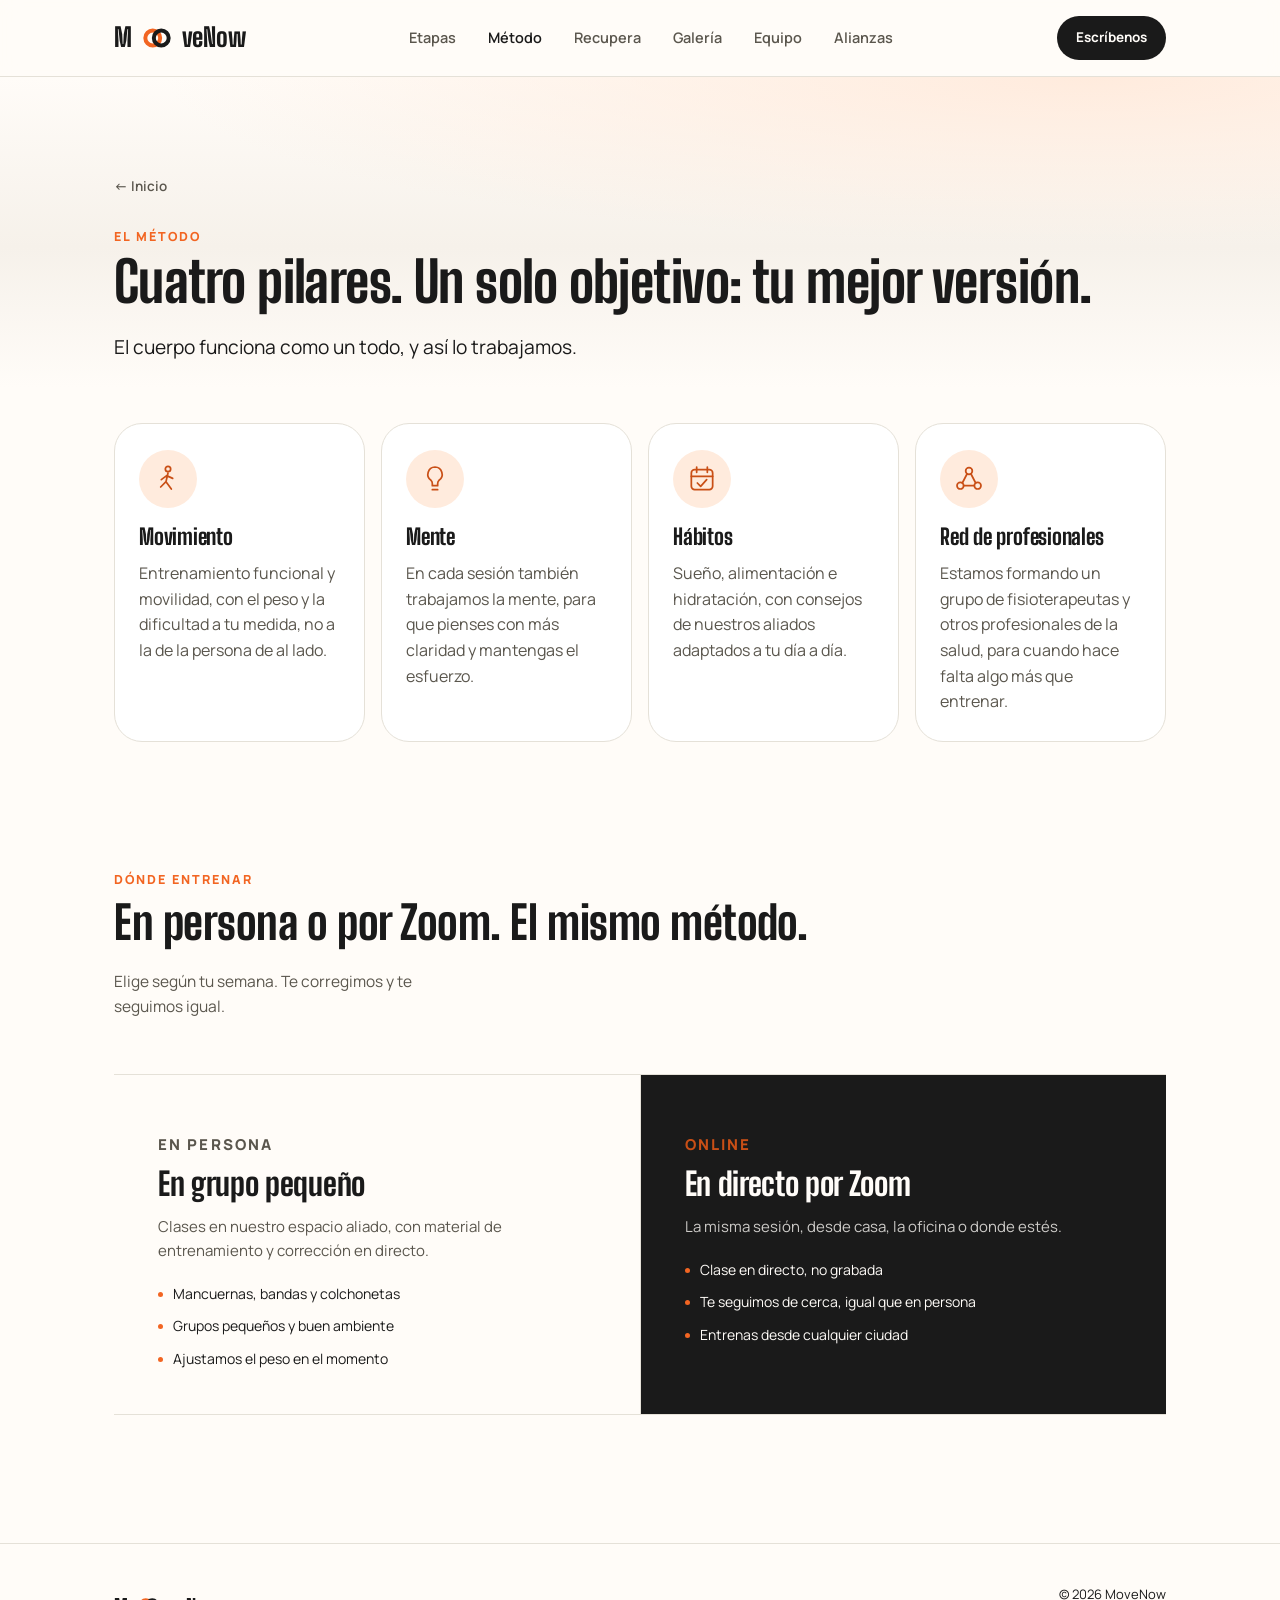
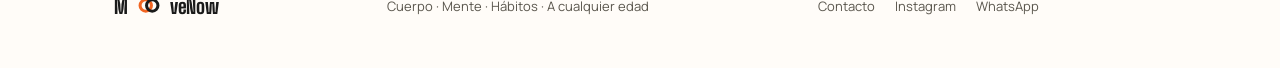
<file: metodo.html>
<!DOCTYPE html>
<html lang="es">
<head>
<meta charset="UTF-8">
<meta name="viewport" content="width=device-width, initial-scale=1.0">
<title>Método — MoveNow</title>
<meta name="description" content="Cuatro pilares: movimiento, mente, hábitos y un grupo de profesionales. En persona o por Zoom, con el mismo método.">
<link rel="preconnect" href="https://fonts.googleapis.com">
<link rel="preconnect" href="https://fonts.gstatic.com" crossorigin>
<link href="https://fonts.googleapis.com/css2?family=Big+Shoulders+Display:wght@600;700;800;900&family=Manrope:wght@400;500;600;700;800&display=swap" rel="stylesheet">
<link rel="stylesheet" href="assets/styles.css">
<script src="assets/nav.js" defer></script>
</head>
<body>
<svg xmlns="http://www.w3.org/2000/svg" style="display:none" aria-hidden="true">
  <symbol id="i-figure" viewBox="0 0 48 48"><circle cx="24" cy="9" r="4"/><path d="M24 15 21 28M22 19l9 4M22 19l-8 6M21 28l8 11M21 28l-8 8"/></symbol>
  <symbol id="i-bulb" viewBox="0 0 48 48"><path d="M24 6a11 11 0 0 0-6 20c1.5 1.3 2 3 2 5v3h8v-3c0-2 .5-3.7 2-5a11 11 0 0 0-6-20zM20 40h8"/></symbol>
  <symbol id="i-habit" viewBox="0 0 48 48"><rect x="8" y="10" width="32" height="30" rx="5"/><path d="M8 20h32M16 6v8M32 6v8M17 30l5 5 9-10"/></symbol>
  <symbol id="i-network" viewBox="0 0 48 48"><circle cx="24" cy="12" r="5"/><circle cx="11" cy="34" r="5"/><circle cx="37" cy="34" r="5"/><path d="M21 16.5 14 30M27 16.5 34 30M16 34h16"/></symbol>
  <symbol id="i-heart" viewBox="0 0 48 48"><path d="M24 40C10 29 7 21 11.500 15.500 15 11.500 21 12.500 24 17c3-4.500 9-5.500 12.500-1.500C41 21 38 29 24 40z"/></symbol>
  <symbol id="i-sprout" viewBox="0 0 48 48"><path d="M24 42V22M24 28C14 28 10 22 10 14c9 0 14 5 14 14zM24 24c0-9 5-14 14-14 0 8-4 14-14 14z"/></symbol>
</svg>

<header>
  <div class="wrap nav-row">
    <a class="logo" href="index.html" aria-label="MoveNow — inicio">
      <span>M</span>
      <svg class="rings" viewBox="0 0 64 40" fill="none" xmlns="http://www.w3.org/2000/svg" aria-hidden="true">
        <circle class="ring-a" cx="24" cy="20" r="14" stroke-width="7.5"/>
        <circle class="ring-b" cx="40" cy="20" r="14" stroke-width="7.5"/>
      </svg>
      <span>veNow</span>
    </a>
    <ul class="nav-links" id="nav-links">
      <li><a href="etapas.html">Etapas</a></li>
      <li><a href="metodo.html" class="is-active">Método</a></li>
      <li><a href="recupera.html">Recupera</a></li>
      <li><a href="galeria.html">Galería</a></li>
      <li><a href="equipo.html">Equipo</a></li>
      <li><a href="alianzas.html">Alianzas</a></li>
    </ul>
    <a class="btn btn-primary btn-sm" href="contacto.html">Escríbenos</a>
    <button class="nav-toggle" aria-label="Abrir menú" aria-expanded="false" aria-controls="nav-links">
      <span></span><span></span><span></span>
    </button>
  </div>
</header>

<main id="top">

  <div class="hero-wash">

  <section class="wrap page-intro">
    <a class="back-link" href="index.html">← Inicio</a>
    <p class="eyebrow">El método</p>
    <h1>Cuatro pilares. Un solo objetivo: tu mejor versión.</h1>
    <p class="hero-sub">El cuerpo funciona como un todo, y así lo trabajamos.</p>
  </section>

  </div>

  <section class="section wrap">
    <div class="pillars">
      <div class="pillar">
        <span class="ico" aria-hidden="true"><svg><use href="#i-figure"/></svg></span>
        <h3>Movimiento</h3>
        <p>Entrenamiento funcional y movilidad, con el peso y la dificultad a tu medida, no a la de la persona de al lado.</p>
      </div>
      <div class="pillar">
        <span class="ico" aria-hidden="true"><svg><use href="#i-bulb"/></svg></span>
        <h3>Mente</h3>
        <p>En cada sesión también trabajamos la mente, para que pienses con más claridad y mantengas el esfuerzo.</p>
      </div>
      <div class="pillar">
        <span class="ico" aria-hidden="true"><svg><use href="#i-habit"/></svg></span>
        <h3>Hábitos</h3>
        <p>Sueño, alimentación e hidratación, con consejos de nuestros aliados adaptados a tu día a día.</p>
      </div>
      <div class="pillar">
        <span class="ico" aria-hidden="true"><svg><use href="#i-network"/></svg></span>
        <h3>Red de profesionales</h3>
        <p>Estamos formando un grupo de fisioterapeutas y otros profesionales de la salud, para cuando hace falta algo más que entrenar.</p>
      </div>
    </div>
  </section>

  <section class="section wrap" style="padding-top:0;">
    <div class="section-head">
      <div>
        <p class="eyebrow">Dónde entrenar</p>
        <h2>En persona o por Zoom. El mismo método.</h2>
      </div>
      <p class="lede">Elige según tu semana. Te corregimos y te seguimos igual.</p>
    </div>
    <div class="modes">
      <div class="mode">
        <p class="mode-tag">En persona</p>
        <h3>En grupo pequeño</h3>
        <p>Clases en nuestro espacio aliado, con material de entrenamiento y corrección en directo.</p>
        <ul>
          <li>Mancuernas, bandas y colchonetas</li>
          <li>Grupos pequeños y buen ambiente</li>
          <li>Ajustamos el peso en el momento</li>
        </ul>
      </div>
      <div class="mode is-accent">
        <p class="mode-tag">Online</p>
        <h3>En directo por Zoom</h3>
        <p>La misma sesión, desde casa, la oficina o donde estés.</p>
        <ul>
          <li>Clase en directo, no grabada</li>
          <li>Te seguimos de cerca, igual que en persona</li>
          <li>Entrenas desde cualquier ciudad</li>
        </ul>
      </div>
    </div>
  </section>

</main>

<footer>
  <div class="wrap footer-row">
    <a class="logo" href="index.html" aria-label="MoveNow — inicio" style="font-size:20px;">
      <span>M</span>
      <svg class="rings" viewBox="0 0 64 40" fill="none" xmlns="http://www.w3.org/2000/svg" aria-hidden="true" style="width:26px;height:17px;">
        <circle class="ring-a" cx="24" cy="20" r="14" stroke-width="7.5"/>
        <circle class="ring-b" cx="40" cy="20" r="14" stroke-width="7.5"/>
      </svg>
      <span>veNow</span>
    </a>
    <p class="footer-tagline">Cuerpo · Mente · Hábitos · A cualquier edad</p>
    <ul class="footer-links">
      <li><a href="contacto.html">Contacto</a></li>
      <li><a href="https://instagram.com/movenow1430" target="_blank" rel="noopener">Instagram</a></li>
      <li><a href="https://wa.me/34684758012" target="_blank" rel="noopener">WhatsApp</a></li>
      <li>&copy; 2026 MoveNow</li>
    </ul>
  </div>
</footer>

</body>
</html>
</file>
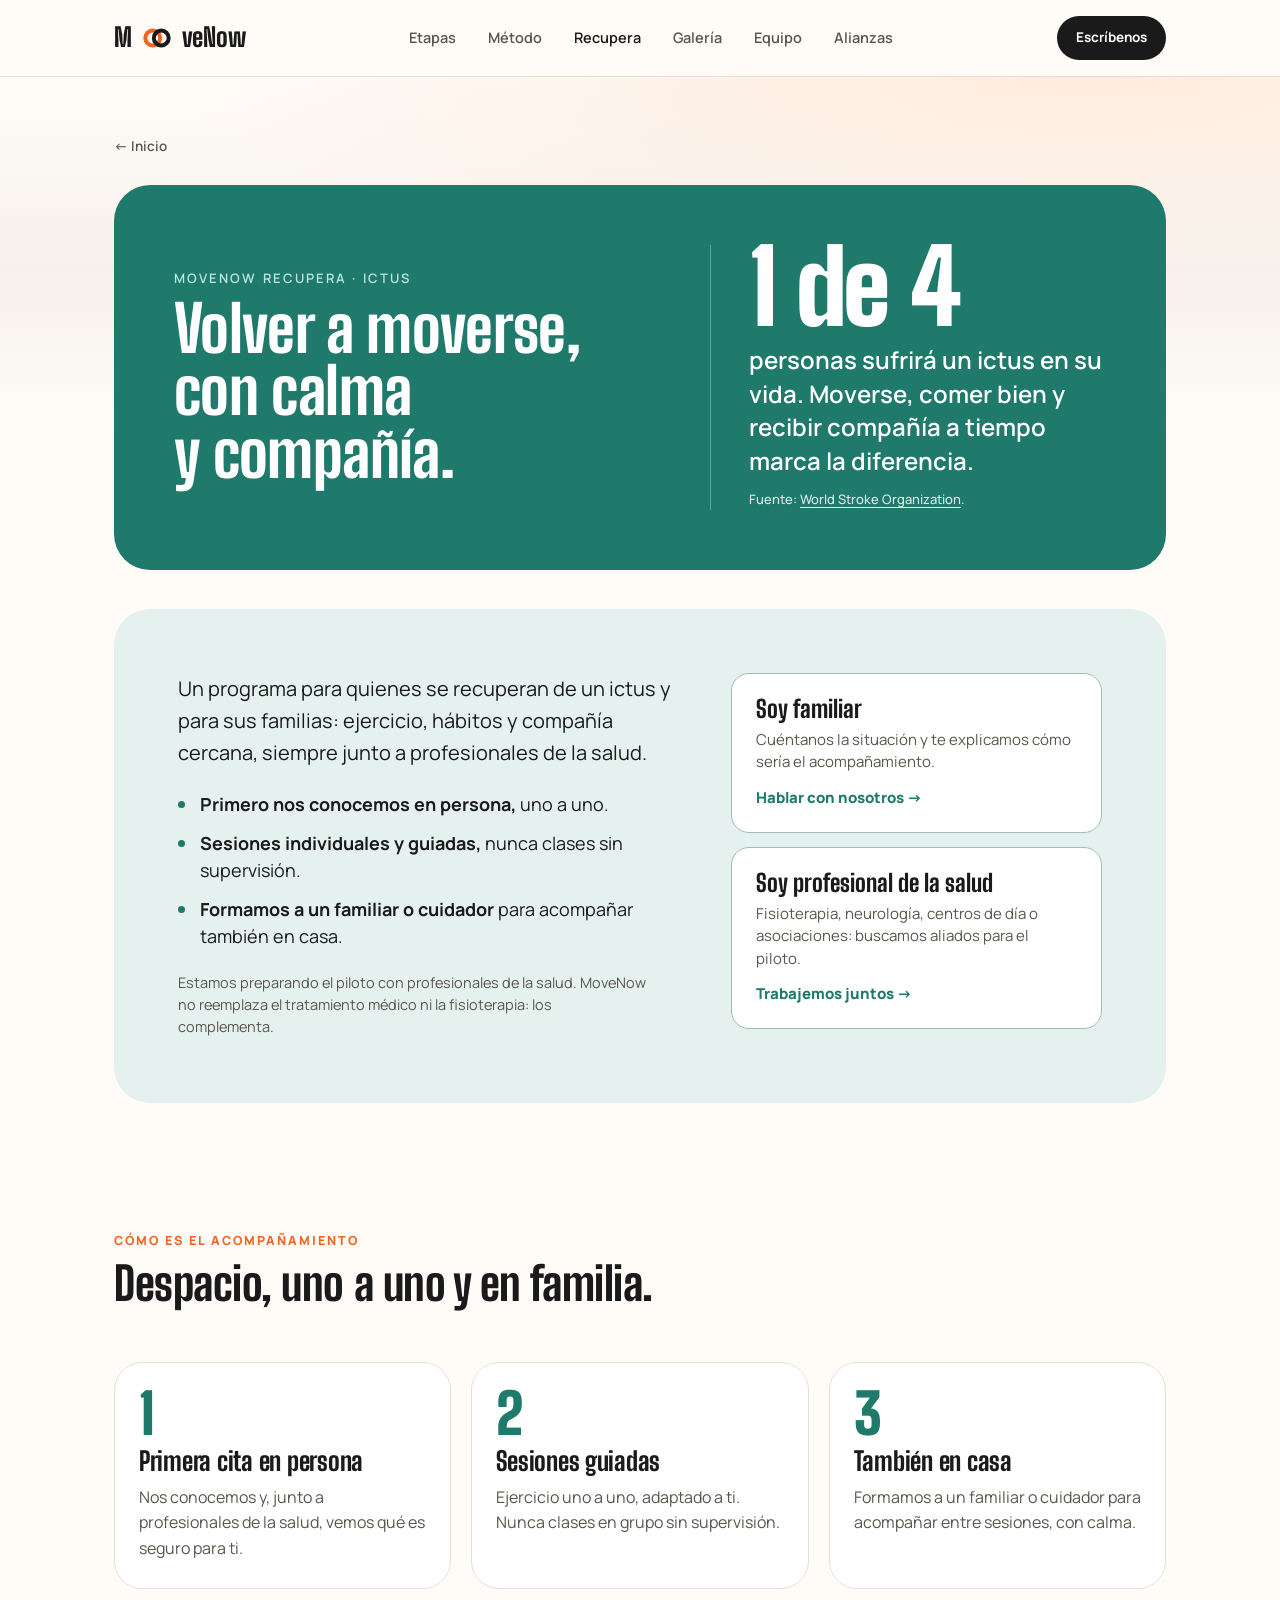
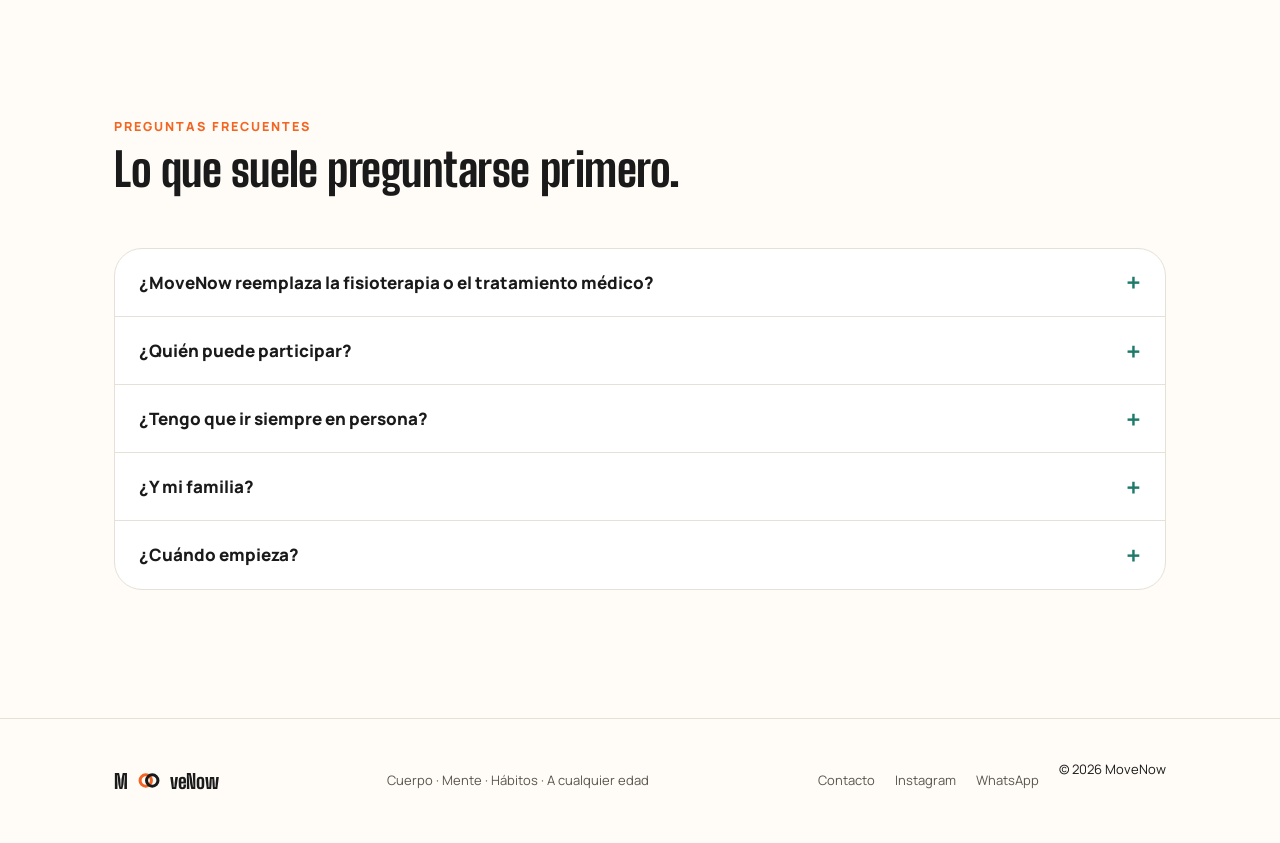
<file: recupera.html>
<!DOCTYPE html>
<html lang="es">
<head>
<meta charset="UTF-8">
<meta name="viewport" content="width=device-width, initial-scale=1.0">
<title>MoveNow Recupera — Ictus</title>
<meta name="description" content="MoveNow Recupera: ejercicio, hábitos y acompañamiento cercano para personas que se recuperan de un ictus y sus familias, junto a profesionales de la salud.">
<link rel="preconnect" href="https://fonts.googleapis.com">
<link rel="preconnect" href="https://fonts.gstatic.com" crossorigin>
<link href="https://fonts.googleapis.com/css2?family=Big+Shoulders+Display:wght@600;700;800;900&family=Manrope:wght@400;500;600;700;800&display=swap" rel="stylesheet">
<link rel="stylesheet" href="assets/styles.css">
<script src="assets/nav.js" defer></script>
</head>
<body>
<svg xmlns="http://www.w3.org/2000/svg" style="display:none" aria-hidden="true">
  <symbol id="i-figure" viewBox="0 0 48 48"><circle cx="24" cy="9" r="4"/><path d="M24 15 21 28M22 19l9 4M22 19l-8 6M21 28l8 11M21 28l-8 8"/></symbol>
  <symbol id="i-bulb" viewBox="0 0 48 48"><path d="M24 6a11 11 0 0 0-6 20c1.5 1.3 2 3 2 5v3h8v-3c0-2 .5-3.7 2-5a11 11 0 0 0-6-20zM20 40h8"/></symbol>
  <symbol id="i-habit" viewBox="0 0 48 48"><rect x="8" y="10" width="32" height="30" rx="5"/><path d="M8 20h32M16 6v8M32 6v8M17 30l5 5 9-10"/></symbol>
  <symbol id="i-network" viewBox="0 0 48 48"><circle cx="24" cy="12" r="5"/><circle cx="11" cy="34" r="5"/><circle cx="37" cy="34" r="5"/><path d="M21 16.5 14 30M27 16.5 34 30M16 34h16"/></symbol>
  <symbol id="i-heart" viewBox="0 0 48 48"><path d="M24 40C10 29 7 21 11.500 15.500 15 11.500 21 12.500 24 17c3-4.500 9-5.500 12.500-1.500C41 21 38 29 24 40z"/></symbol>
  <symbol id="i-sprout" viewBox="0 0 48 48"><path d="M24 42V22M24 28C14 28 10 22 10 14c9 0 14 5 14 14zM24 24c0-9 5-14 14-14 0 8-4 14-14 14z"/></symbol>
</svg>

<header>
  <div class="wrap nav-row">
    <a class="logo" href="index.html" aria-label="MoveNow — inicio">
      <span>M</span>
      <svg class="rings" viewBox="0 0 64 40" fill="none" xmlns="http://www.w3.org/2000/svg" aria-hidden="true">
        <circle class="ring-a" cx="24" cy="20" r="14" stroke-width="7.5"/>
        <circle class="ring-b" cx="40" cy="20" r="14" stroke-width="7.5"/>
      </svg>
      <span>veNow</span>
    </a>
    <ul class="nav-links" id="nav-links">
      <li><a href="etapas.html">Etapas</a></li>
      <li><a href="metodo.html">Método</a></li>
      <li><a href="recupera.html" class="is-active">Recupera</a></li>
      <li><a href="galeria.html">Galería</a></li>
      <li><a href="equipo.html">Equipo</a></li>
      <li><a href="alianzas.html">Alianzas</a></li>
    </ul>
    <a class="btn btn-primary btn-sm" href="contacto.html">Escríbenos</a>
    <button class="nav-toggle" aria-label="Abrir menú" aria-expanded="false" aria-controls="nav-links">
      <span></span><span></span><span></span>
    </button>
  </div>
</header>

<main id="top">

  <div class="hero-wash">

  <section class="wrap page-intro page-intro-slim">
    <a class="back-link" href="index.html">← Inicio</a>
  </section>

  </div>

  <section class="wrap" style="padding-top:clamp(8px,1.5vw,16px);">
    <div class="stat-band stat-hero">
      <div class="sh-copy">
        <p class="eyebrow">MoveNow Recupera · ictus</p>
        <h1>Volver a moverse, con calma y compañía.</h1>
      </div>
      <div class="sh-stat">
        <div class="stat-big">1 de 4</div>
        <p>personas sufrirá un ictus en su vida. Moverse, comer bien y recibir compañía a tiempo marca la diferencia.</p>
        <small>Fuente: <a href="https://www.world-stroke.org/" target="_blank" rel="noopener">World Stroke Organization</a>.</small>
      </div>
    </div>
  </section>

  <section class="section wrap" style="padding-top:clamp(24px,3vw,40px);">
    <div class="recupera">
      <div class="recupera-copy">
        <p class="recupera-lede">Un programa para quienes se recuperan de un ictus y para sus familias: ejercicio, hábitos y compañía cercana, siempre junto a profesionales de la salud.</p>
        <ul class="recupera-points">
          <li><b>Primero nos conocemos en persona,</b> uno a uno.</li>
          <li><b>Sesiones individuales y guiadas,</b> nunca clases sin supervisión.</li>
          <li><b>Formamos a un familiar o cuidador</b> para acompañar también en casa.</li>
        </ul>
        <p class="recupera-note">Estamos preparando el piloto con profesionales de la salud. MoveNow no reemplaza el tratamiento médico ni la fisioterapia: los complementa.</p>
      </div>
      <div class="recupera-actions">
        <a class="recupera-card" href="https://wa.me/34684758012?text=Hola%2C%20quiero%20informaci%C3%B3n%20de%20MoveNow%20Recupera%20para%20un%20familiar" target="_blank" rel="noopener">
          <span class="rc-label">Soy familiar</span>
          <span class="rc-text">Cuéntanos la situación y te explicamos cómo sería el acompañamiento.</span>
          <span class="rc-cta">Hablar con nosotros <span aria-hidden="true">→</span></span>
        </a>
        <a class="recupera-card" href="https://wa.me/34684758012?text=Hola%2C%20soy%20profesional%20de%20la%20salud%20y%20me%20interesa%20colaborar%20con%20MoveNow%20Recupera" target="_blank" rel="noopener">
          <span class="rc-label">Soy profesional de la salud</span>
          <span class="rc-text">Fisioterapia, neurología, centros de día o asociaciones: buscamos aliados para el piloto.</span>
          <span class="rc-cta">Trabajemos juntos <span aria-hidden="true">→</span></span>
        </a>
      </div>
    </div>
  </section>


  <section class="section wrap" style="padding-top:0;">
    <div class="section-head">
      <div>
        <p class="eyebrow">Cómo es el acompañamiento</p>
        <h2>Despacio, uno a uno y en familia.</h2>
      </div>
    </div>
    <div class="steps3">
      <div class="step3 t"><span class="n">1</span><h3>Primera cita en persona</h3><p>Nos conocemos y, junto a profesionales de la salud, vemos qué es seguro para ti.</p></div>
      <div class="step3 t"><span class="n">2</span><h3>Sesiones guiadas</h3><p>Ejercicio uno a uno, adaptado a ti. Nunca clases en grupo sin supervisión.</p></div>
      <div class="step3 t"><span class="n">3</span><h3>También en casa</h3><p>Formamos a un familiar o cuidador para acompañar entre sesiones, con calma.</p></div>
    </div>
  </section>

  <section class="section wrap" style="padding-top:0;">
    <div class="section-head">
      <div>
        <p class="eyebrow">Preguntas frecuentes</p>
        <h2>Lo que suele preguntarse primero.</h2>
      </div>
    </div>
    <div class="faq">
      <details><summary>¿MoveNow reemplaza la fisioterapia o el tratamiento médico?</summary><p>No, los complementa. Tu profesional de la salud es quien dice qué puedes hacer y qué no.</p></details>
      <details><summary>¿Quién puede participar?</summary><p>Personas que se recuperan de un ictus, con el visto bueno de su profesional de la salud. Empezamos con un piloto pequeño.</p></details>
      <details><summary>¿Tengo que ir siempre en persona?</summary><p>La primera cita es en persona. Después, las sesiones pueden ser en persona o por videollamada, siempre una a una y guiadas.</p></details>
      <details><summary>¿Y mi familia?</summary><p>Formamos a un familiar o cuidador para que pueda acompañar también en casa.</p></details>
      <details><summary>¿Cuándo empieza?</summary><p>Estamos preparando el piloto con profesionales de la salud. Escríbenos y te avisamos.</p></details>
    </div>
  </section>

</main>

<footer>
  <div class="wrap footer-row">
    <a class="logo" href="index.html" aria-label="MoveNow — inicio" style="font-size:20px;">
      <span>M</span>
      <svg class="rings" viewBox="0 0 64 40" fill="none" xmlns="http://www.w3.org/2000/svg" aria-hidden="true" style="width:26px;height:17px;">
        <circle class="ring-a" cx="24" cy="20" r="14" stroke-width="7.5"/>
        <circle class="ring-b" cx="40" cy="20" r="14" stroke-width="7.5"/>
      </svg>
      <span>veNow</span>
    </a>
    <p class="footer-tagline">Cuerpo · Mente · Hábitos · A cualquier edad</p>
    <ul class="footer-links">
      <li><a href="contacto.html">Contacto</a></li>
      <li><a href="https://instagram.com/movenow1430" target="_blank" rel="noopener">Instagram</a></li>
      <li><a href="https://wa.me/34684758012" target="_blank" rel="noopener">WhatsApp</a></li>
      <li>&copy; 2026 MoveNow</li>
    </ul>
  </div>
</footer>

</body>
</html>
</file>
<file: assets/styles.css>
:root{
  --paper:#FBFAF7;
  --paper-raised:#FFFFFF;
  --ink:#1A1A1A;
  --ink-soft:#5A564D;
  --accent:#F26522;
  --accent-deep:#C94F16;
  --mist:#F1EEE8;
  --line:#E5E1D8;
  --accent-soft:#FFE9DA;

  --font-display:"Big Shoulders Display", "Arial Narrow", sans-serif;
  --font-body:"Manrope", -apple-system, BlinkMacSystemFont, sans-serif;
}

@media (prefers-color-scheme: dark){
  :root:not([data-theme="light"]){
    --paper:#15130F;
    --paper-raised:#1D1A15;
    --ink:#F5F2EA;
    --ink-soft:#B9B3A5;
    --accent:#FF7A3D;
    --accent-deep:#FFA36B;
    --mist:#221E17;
    --accent-soft:#3A2416;
    --line:#332D23;
  }
}
:root[data-theme="dark"]{
  --accent-soft:#3A2416;
  --paper:#15130F;
  --paper-raised:#1D1A15;
  --ink:#F5F2EA;
  --ink-soft:#B9B3A5;
  --accent:#FF7A3D;
  --accent-deep:#FFA36B;
  --mist:#221E17;
  --line:#332D23;
}

*{ box-sizing:border-box; }
html{ scroll-behavior:smooth; }
body{
  margin:0;
  background:var(--paper);
  color:var(--ink);
  font-family:var(--font-body);
  -webkit-font-smoothing:antialiased;
  line-height:1.6;
}
img{ max-width:100%; display:block; }

.wrap{
  max-width:1180px;
  margin:0 auto;
  padding-inline:clamp(20px,5vw,64px);
}

a{ color:inherit; }

.eyebrow{
  font-family:var(--font-body);
  font-weight:800;
  font-size:12.5px;
  letter-spacing:.16em;
  text-transform:uppercase;
  color:var(--accent);
}

h1,h2,h3{
  font-family:var(--font-display);
  font-weight:800;
  letter-spacing:-.01em;
  line-height:.98;
  margin:0;
  text-wrap:balance;
}

p{ margin:0; }

/* ---------- logo lockup ---------- */
.logo{
  display:inline-flex;
  align-items:center;
  gap:8px;
  font-family:var(--font-display);
  font-weight:800;
  font-size:26px;
  color:var(--ink);
  text-decoration:none;
  letter-spacing:-.01em;
}
.logo .rings{ width:34px; height:22px; flex:0 0 auto; }
.ring-a{ stroke:var(--accent); }
.ring-b{ stroke:var(--ink); }

@media (prefers-reduced-motion:no-preference){
  .hero-rings{
    animation:spin 26s linear infinite;
    transform-origin:center;
  }
}
@keyframes spin{ to{ transform:rotate(360deg); } }

/* ---------- header ---------- */
header{
  position:sticky;
  top:0;
  z-index:20;
  background:color-mix(in srgb, var(--paper) 88%, transparent);
  backdrop-filter:blur(10px);
  border-bottom:1px solid var(--line);
}
.nav-row{
  display:flex;
  align-items:center;
  justify-content:space-between;
  gap:24px;
  padding-block:16px;
}
.nav-links{
  display:flex;
  gap:32px;
  list-style:none;
  margin:0; padding:0;
  font-weight:600;
  font-size:14.5px;
}
.nav-links a{
  text-decoration:none;
  color:var(--ink-soft);
  transition:color .15s ease;
}
.nav-links a:hover{ color:var(--ink); }
.nav-links a.is-active{ color:var(--ink); }

.nav-toggle{
  display:none;
  flex-direction:column;
  justify-content:center;
  align-items:center;
  gap:5px;
  width:38px;
  height:38px;
  padding:0;
  border:1px solid var(--line);
  border-radius:10px;
  background:var(--paper-raised);
  cursor:pointer;
  flex:0 0 auto;
}
.nav-toggle span{
  width:18px;
  height:2px;
  border-radius:2px;
  background:var(--ink);
  transition:transform .2s ease, opacity .2s ease;
}
.nav-toggle[aria-expanded="true"] span:nth-child(1){ transform:translateY(7px) rotate(45deg); }
.nav-toggle[aria-expanded="true"] span:nth-child(2){ opacity:0; }
.nav-toggle[aria-expanded="true"] span:nth-child(3){ transform:translateY(-7px) rotate(-45deg); }

@media (max-width:1040px){
  .nav-toggle{ display:flex; order:3; }
  .nav-row{ flex-wrap:wrap; }
  .nav-links{
    order:4;
    flex-basis:100%;
    display:none;
    flex-direction:column;
    gap:2px;
    margin-top:16px;
    padding-top:16px;
    border-top:1px solid var(--line);
  }
  .nav-links.is-open{ display:flex; }
  .nav-links li{ width:100%; }
  .nav-links a{
    display:block;
    padding:12px 4px;
    font-size:15px;
  }
}

.btn{
  display:inline-flex;
  align-items:center;
  gap:8px;
  font-family:var(--font-body);
  font-weight:700;
  font-size:14.5px;
  text-decoration:none;
  padding:12px 22px;
  border-radius:999px;
  border:1px solid transparent;
  cursor:pointer;
  white-space:nowrap;
  transition:transform .15s ease, background .15s ease, border-color .15s ease, color .15s ease;
}
.btn:active{ transform:scale(.97); }
.btn-primary{
  background:var(--ink);
  color:var(--paper);
}
.btn-primary:hover{ background:var(--accent); }
.btn-ghost{
  background:transparent;
  border-color:var(--line);
  color:var(--ink);
}
.btn-ghost:hover{ border-color:var(--ink); }
.btn:focus-visible{ outline:2px solid var(--accent); outline-offset:2px; }

.btn-sm{ padding:9px 18px; font-size:13.5px; }

/* ---------- hero ---------- */
.hero{
  padding-block:clamp(56px,9vw,110px) clamp(48px,7vw,90px);
  position:relative;
  overflow:clip;
}
.hero-grid{
  display:grid;
  grid-template-columns:1.15fr .85fr;
  gap:clamp(32px,6vw,64px);
  align-items:center;
}
@media (max-width:860px){
  .hero-grid{ grid-template-columns:1fr; }
}
.hero h1{
  font-size:clamp(42px,6.4vw,88px);
}
.hero h1 em{
  font-style:normal;
  color:var(--accent);
}
.hero-sub{
  max-width:46ch;
  color:var(--ink-soft);
  font-size:clamp(16px,1.6vw,18.5px);
  margin-top:22px;
}
.hero-ctas{
  display:flex;
  gap:14px;
  flex-wrap:wrap;
  margin-top:34px;
}
.hero-note{
  margin-top:22px;
  font-size:13px;
  color:var(--ink-soft);
  display:flex;
  align-items:center;
  gap:8px;
}
.hero-note .dot{
  width:7px; height:7px; border-radius:50%;
  background:var(--accent);
  flex:0 0 auto;
}

.hero-visual{
  position:relative;
  aspect-ratio:1/1;
  display:flex;
  align-items:center;
  justify-content:center;
}
.hero-visual svg{ width:100%; height:100%; }

/* ---------- page intro (non-home pages) ---------- */
.page-intro{
  padding-block:clamp(48px,8vw,88px) clamp(16px,3vw,24px);
}
.page-intro .back-link{
  display:inline-flex;
  align-items:center;
  gap:6px;
  font-size:13.5px;
  font-weight:600;
  color:var(--ink-soft);
  text-decoration:none;
  margin-bottom:18px;
}
.page-intro .back-link:hover{ color:var(--ink); }
.page-intro h1{
  font-size:clamp(34px,5vw,56px);
  margin-top:8px;
}

/* ---------- pillars ---------- */
.section{ padding-block:clamp(72px,10vw,132px); }
.section-head{
  display:flex;
  justify-content:space-between;
  align-items:flex-end;
  gap:24px;
  margin-bottom:clamp(32px,5vw,56px);
  flex-wrap:wrap;
}
.section-head h2{ font-size:clamp(30px,4vw,46px); margin-top:10px; }
.section-head .lede{
  max-width:38ch;
  color:var(--ink-soft);
  font-size:15.5px;
}

.pillars{
  display:grid;
  grid-template-columns:repeat(4,1fr);
  gap:36px;
}
@media (max-width:900px){
  .pillars{ grid-template-columns:repeat(2,1fr); }
}
@media (max-width:520px){
  .pillars{ grid-template-columns:1fr; }
}
.pillar{
  padding-top:22px;
  border-top:1px solid var(--line);
  display:flex;
  flex-direction:column;
  gap:14px;
}
.pillar .num{
  font-family:var(--font-display);
  font-weight:700;
  font-size:14px;
  color:var(--accent);
}
.pillar h3{ font-size:22px; font-weight:800; }
.pillar p{ color:var(--ink-soft); font-size:14.5px; }

/* ---------- how it works ---------- */
.modes{
  display:grid;
  grid-template-columns:1fr 1fr;
  gap:1px;
  background:var(--line);
  border-top:1px solid var(--line);
  border-bottom:1px solid var(--line);
}
@media (max-width:760px){
  .modes{ grid-template-columns:1fr; }
}
.mode{
  background:var(--paper);
  padding:clamp(28px,4vw,44px);
}
.mode.is-accent{ background:var(--ink); color:var(--paper); }
.mode.is-accent .mode-tag{ color:var(--accent-deep); }
.mode.is-accent p{ color:color-mix(in srgb, var(--paper) 78%, transparent); }
.mode-tag{
  font-weight:800;
  font-size:12.5px;
  letter-spacing:.14em;
  text-transform:uppercase;
  color:var(--accent);
}
.mode h3{
  font-size:clamp(24px,3vw,32px);
  margin-top:12px;
}
.mode p{
  margin-top:14px;
  color:var(--ink-soft);
  font-size:15px;
  max-width:42ch;
}
.mode ul{
  list-style:none;
  margin:20px 0 0;
  padding:0;
  display:flex;
  flex-direction:column;
  gap:10px;
  font-size:14px;
}
.mode li{ display:flex; gap:10px; align-items:baseline; }
.mode li::before{
  content:"";
  width:5px; height:5px;
  border-radius:50%;
  background:var(--accent);
  flex:0 0 auto;
  transform:translateY(-2px);
}

/* ---------- allies ---------- */
.allies-strip{
  display:flex;
  flex-wrap:wrap;
  gap:14px;
  margin-top:8px;
}
.ally{
  display:flex;
  flex-direction:column;
  gap:10px;
  padding:22px 26px;
  border:1px solid var(--line);
  border-top:3px solid var(--ally-accent, var(--line));
  border-radius:14px;
  flex:1 1 240px;
  background:var(--paper-raised);
}
.ally .ally-tag{
  font-size:11.5px;
  font-weight:800;
  letter-spacing:.14em;
  text-transform:uppercase;
  color:var(--ink-soft);
}
.ally .ally-logo-plate{
  display:inline-flex;
  align-items:center;
  background:#FFFFFF;
  border-radius:8px;
  padding:8px 12px;
  width:fit-content;
  margin:2px 0 2px;
}
.ally .ally-logo{
  height:22px;
  width:auto;
  display:block;
}
.ally p{ color:var(--ink-soft); font-size:14px; }

/* ---------- media grids (fotos / clases / ejercicios) ---------- */
.media-grid{
  display:grid;
  grid-template-columns:repeat(3,1fr);
  gap:14px;
}
.media-grid.is-photos{ grid-template-columns:repeat(4,1fr); }
.media-grid.is-exercises{ grid-template-columns:repeat(4,1fr); }
@media (max-width:900px){
  .media-grid{ grid-template-columns:repeat(2,1fr); }
  .media-grid.is-photos{ grid-template-columns:repeat(3,1fr); }
  .media-grid.is-exercises{ grid-template-columns:repeat(3,1fr); }
}
@media (max-width:600px){
  .media-grid,
  .media-grid.is-photos,
  .media-grid.is-exercises{ grid-template-columns:repeat(2,1fr); }
}

.media-tile{
  position:relative;
  display:flex;
  flex-direction:column;
  align-items:center;
  justify-content:center;
  gap:8px;
  aspect-ratio:4/5;
  border:1px solid var(--line);
  background:var(--paper-raised);
  color:var(--ink-soft);
  text-align:center;
  padding:14px;
}

/* media tiles carrying a real photo thumbnail */
.media-tile.has-thumb{ padding:0; }
.media-tile .media-thumb{
  position:absolute;
  inset:0;
  width:100%;
  height:100%;
  object-fit:cover;
  z-index:0;
}

/* media tiles carrying a real video (native player, no overlay) */
.media-tile.has-video{ aspect-ratio:16/9; padding:0; background:var(--ink); }
.media-tile.has-video video.media-thumb{ object-fit:contain; background:var(--ink); }

/* ---------- team ---------- */
.team{
  display:grid;
  grid-template-columns:1fr 1fr;
  gap:48px;
}
@media (max-width:700px){
  .team{ grid-template-columns:1fr; }
}
.person{
  padding-top:24px;
  border-top:1px solid var(--line);
}
.avatar{
  width:52px; height:52px;
  border-radius:50%;
  background:transparent;
  display:flex;
  align-items:center;
  justify-content:center;
  font-family:var(--font-display);
  font-weight:800;
  font-size:20px;
  color:var(--ink);
  border:1px solid var(--line);
}
.person h3{ font-size:22px; margin-top:16px; }
.person .role{
  color:var(--accent);
  font-weight:700;
  font-size:13px;
  letter-spacing:.03em;
  margin-top:4px;
  display:block;
}
.person p.bio{
  margin-top:12px;
  color:var(--ink-soft);
  font-size:14.5px;
}

/* ---------- CTA / reserve ---------- */
.reserve{
  background:var(--ink);
  color:var(--paper);
  border-radius:28px;
  padding:clamp(36px,6vw,72px);
  display:grid;
  grid-template-columns:1.1fr .9fr;
  gap:40px;
  align-items:center;
}
@media (max-width:820px){
  .reserve{ grid-template-columns:1fr; }
}
.reserve .eyebrow{ color:var(--accent-deep); }
.reserve h2{
  font-size:clamp(30px,4.4vw,48px);
  margin-top:10px;
}
.reserve p{
  color:color-mix(in srgb, var(--paper) 75%, transparent);
  margin-top:16px;
  max-width:44ch;
  font-size:15px;
}
.reserve-actions{
  display:flex;
  flex-direction:column;
  gap:12px;
}
.contact-btn{
  display:flex;
  align-items:center;
  justify-content:space-between;
  gap:16px;
  padding:18px 22px;
  border-radius:14px;
  background:color-mix(in srgb, var(--paper) 8%, transparent);
  border:1px solid color-mix(in srgb, var(--paper) 18%, transparent);
  text-decoration:none;
  color:var(--paper);
  transition:background .15s ease, border-color .15s ease;
}
.contact-btn:hover{
  background:var(--accent);
  border-color:var(--accent);
}
.contact-btn .label{ font-weight:700; font-size:15px; }
.contact-btn .value{
  font-size:13px;
  color:color-mix(in srgb, var(--paper) 65%, transparent);
}
.contact-btn:hover .value{ color:color-mix(in srgb, var(--ink) 75%, transparent); }
.contact-btn .arrow{ font-size:18px; }

/* ---------- footer ---------- */
footer{
  border-top:1px solid var(--line);
  padding-block:40px;
}
.footer-row{
  display:flex;
  justify-content:space-between;
  align-items:center;
  gap:20px;
  flex-wrap:wrap;
}
.footer-tagline{
  font-size:13px;
  color:var(--ink-soft);
}
.footer-links{
  display:flex;
  gap:20px;
  list-style:none;
  margin:0; padding:0;
  font-size:13px;
}
.footer-links a{ text-decoration:none; color:var(--ink-soft); }
.footer-links a:hover{ color:var(--ink); }

/* ---------- etapas de vida + MoveNow Recupera ---------- */
:root{ --recupera:#1F7A6C; --recupera-soft:#E4F1EE; }
@media (prefers-color-scheme: dark){
  :root:not([data-theme="light"]){ --recupera:#4FBFAC; --recupera-soft:#16302B; }
}
:root[data-theme="dark"]{ --recupera:#4FBFAC; --recupera-soft:#16302B; }

.etapas{
  display:grid;
  grid-template-columns:repeat(3,1fr);
  gap:36px;
}
@media (max-width:900px){
  .etapas{ grid-template-columns:1fr; gap:30px; }
}
.etapa{
  padding-top:22px;
  border-top:1px solid var(--line);
  display:flex;
  flex-direction:column;
  gap:12px;
}
.etapa.is-soon{ border-top-style:dashed; }
.etapa h3{ font-size:clamp(28px,3.2vw,34px); }
.etapa p{ color:var(--ink-soft); font-size:15px; max-width:36ch; }
.etapa-status{
  display:inline-flex;
  width:fit-content;
  font-size:11px;
  font-weight:800;
  letter-spacing:.08em;
  text-transform:uppercase;
  padding:4px 10px;
  border-radius:999px;
}
.etapa-status.is-open{ color:var(--accent-deep); background:color-mix(in srgb, var(--accent) 14%, var(--paper)); }
.etapa-status.is-pilot{ color:var(--recupera); background:var(--recupera-soft); }
.etapa-status.is-soon{ color:var(--ink-soft); border:1px solid var(--line); }
.etapa-link{
  margin-top:auto;
  width:fit-content;
  font-weight:800;
  font-size:14.5px;
  text-decoration:none;
  color:var(--ink);
  border-bottom:2px solid var(--accent);
  padding-bottom:2px;
}
.etapa.is-recupera .etapa-link{ border-bottom-color:var(--recupera); }
.etapa.is-soon .etapa-link{ border-bottom-color:var(--line); }
.etapa-link:hover{ color:var(--accent-deep); }
.etapa-link:focus-visible{ outline:2px solid var(--accent); outline-offset:3px; }

.recupera{
  background:var(--recupera-soft);
  border-radius:28px;
  padding:clamp(28px,5vw,64px);
  display:grid;
  grid-template-columns:1.15fr .85fr;
  gap:clamp(28px,4vw,56px);
  align-items:start;
}
@media (max-width:860px){
  .recupera{ grid-template-columns:1fr; }
}
.recupera .eyebrow{ color:var(--recupera); }
.recupera h2{ font-size:clamp(34px,5vw,56px); margin-top:10px; }
.recupera-lede{ margin-top:18px; font-size:18px; line-height:1.6; max-width:46ch; }
.recupera-points{
  list-style:none;
  margin:22px 0 0;
  padding:0;
  display:flex;
  flex-direction:column;
  gap:12px;
  font-size:17px;
}
.recupera-points li{ position:relative; padding-left:22px; line-height:1.5; }
.recupera-points li::before{
  content:"";
  position:absolute;
  left:0; top:.6em;
  width:7px; height:7px;
  border-radius:50%;
  background:var(--recupera);
}
.recupera-note{ margin-top:22px; font-size:14.5px; color:var(--ink-soft); max-width:52ch; line-height:1.55; }
.recupera-actions{ display:flex; flex-direction:column; gap:14px; }
.recupera-card{
  display:flex;
  flex-direction:column;
  gap:8px;
  padding:22px 24px;
  background:var(--paper-raised);
  border:1.5px solid color-mix(in srgb, var(--recupera) 35%, var(--line));
  border-radius:18px;
  text-decoration:none;
  color:var(--ink);
  transition:border-color .15s ease;
}
.recupera-card:hover{ border-color:var(--recupera); }
.recupera-card:focus-visible{ outline:3px solid var(--recupera); outline-offset:3px; }
.rc-label{ font-family:var(--font-display); font-weight:800; font-size:24px; line-height:1.05; }
.rc-text{ font-size:15px; color:var(--ink-soft); line-height:1.5; }
.rc-cta{ margin-top:4px; font-weight:800; font-size:15px; color:var(--recupera); }
.recupera-source{ font-size:13px; color:var(--ink-soft); line-height:1.5; }
.recupera-source a{ color:var(--recupera); font-weight:700; }

.ally.is-open{
  border-left-style:dashed;
  border-right-style:dashed;
  border-bottom-style:dashed;
}
.ally-open-title{ font-size:22px; }
.ally-open-link{
  margin-top:auto;
  width:fit-content;
  font-weight:800;
  font-size:14px;
  text-decoration:none;
  color:var(--recupera);
  border-bottom:2px solid var(--recupera);
}
.ally-open-link:focus-visible{ outline:2px solid var(--recupera); outline-offset:3px; }

.reserve p a{ color:var(--paper); text-decoration:underline; text-underline-offset:3px; }

/* ---------- sitio de varias páginas ---------- */
.page-intro + .section{ padding-top:clamp(20px,3vw,36px); }
.page-intro-slim{ padding-block:clamp(28px,5vw,48px) 0; }
.page-intro-slim .back-link{ margin-bottom:0; }

.recupera h1{ font-size:clamp(34px,5vw,56px); margin-top:10px; }
.reserve h1{ font-size:clamp(30px,4.4vw,48px); margin-top:10px; }

.etapas-detalle{ display:flex; flex-direction:column; }
.etapa-det{
  display:grid;
  grid-template-columns:.8fr 2fr;
  gap:clamp(20px,4vw,56px);
  padding-block:36px;
  border-top:1px solid var(--line);
}
.etapa-det:last-child{ border-bottom:1px solid var(--line); }
.etapa-det.is-soon{ border-top-style:dashed; }
.etapa-det .det-head{ display:flex; flex-direction:column; gap:12px; align-items:flex-start; }
.etapa-det h2{ font-size:clamp(30px,3.6vw,42px); }
.det-cols{ display:grid; grid-template-columns:repeat(3,1fr); gap:28px; }
.det-k{
  display:block;
  font-size:11px;
  font-weight:800;
  letter-spacing:.1em;
  text-transform:uppercase;
  color:var(--accent);
  margin-bottom:8px;
}
.etapa-det.is-recupera .det-k{ color:var(--recupera); }
.det-cols p{ color:var(--ink-soft); font-size:15px; line-height:1.6; }
@media (max-width:900px){
  .etapa-det{ grid-template-columns:1fr; }
  .det-cols{ grid-template-columns:1fr; gap:20px; }
}

.cta-band{
  background:var(--ink);
  color:var(--paper);
  border-radius:28px;
  padding:clamp(28px,5vw,56px);
  display:flex;
  align-items:center;
  justify-content:space-between;
  gap:24px;
  flex-wrap:wrap;
}
.cta-band .eyebrow{ color:var(--accent-deep); }
.cta-band h2{ font-size:clamp(28px,4vw,42px); margin-top:10px; max-width:20ch; }
.btn-light{ background:var(--paper); color:var(--ink); }
.btn-light:hover{ background:var(--accent); color:#fff; }


/* ---------- versión potente: más claro, más grande, más color ---------- */
body{ font-size:17px; }
.hero{ padding-block:clamp(48px,8vw,96px) clamp(40px,6vw,72px); }
.hero h1{ font-size:clamp(54px,9.4vw,136px); line-height:.9; letter-spacing:-.015em; }
.hero-sub{ font-size:clamp(18px,1.9vw,22px); max-width:40ch; color:var(--ink); }
.hero-ctas{ margin-top:30px; }
.hero-ctas .btn{ padding:16px 30px; font-size:16px; }
.hero-visual{ margin-right:-6%; }
.hero-visual svg{ filter:drop-shadow(0 18px 30px rgba(242,101,34,.18)); }
.chips{ display:flex; flex-wrap:wrap; gap:10px; margin-top:28px; }
.chip{ border:1.5px solid var(--ink); border-radius:999px; padding:7px 15px; font-weight:700; font-size:13.5px; background:var(--paper-raised); }

.band{ background:var(--accent); color:#1A1A1A; padding-block:clamp(22px,3.4vw,40px); overflow:hidden; }
.band-in{
  display:flex; flex-wrap:wrap; justify-content:center; align-items:center; gap:10px clamp(18px,3vw,40px);
  font-family:var(--font-display); font-weight:900; text-transform:uppercase; letter-spacing:.01em;
  font-size:clamp(30px,5.6vw,68px); line-height:1;
}
.band-in span{ display:inline-flex; align-items:center; gap:clamp(18px,3vw,40px); }
.band-in span:not(:last-child)::after{ content:""; width:.28em; height:.28em; border-radius:50%; background:#1A1A1A; }

.ico{ width:58px; height:58px; border-radius:18px; display:grid; place-items:center; background:var(--accent-soft); color:var(--accent-deep); flex:0 0 auto; }
.ico svg{ width:32px; height:32px; fill:none; stroke:currentColor; stroke-width:2.6; stroke-linecap:round; stroke-linejoin:round; }
.ico.t{ background:var(--recupera-soft); color:var(--recupera); }
.ico.k{ background:var(--mist); color:var(--ink-soft); }

.etapa, .etapa-det{ position:relative; }
.etapa{ background:var(--paper-raised); border:1px solid var(--line); border-radius:22px; padding:26px 24px 24px; gap:14px; transition:transform .18s ease, box-shadow .18s ease; }
.etapa:hover{ transform:translateY(-3px); box-shadow:0 14px 30px rgba(26,26,26,.08); }
.etapa.is-soon{ border-style:dashed; background:transparent; }
.etapa h3{ font-size:clamp(30px,3.4vw,38px); }
.etapa p{ font-size:16px; }
.etapa-link{ font-size:15.5px; }
.etapas{ gap:20px; }

.pillar{ background:var(--paper-raised); border:1px solid var(--line); border-radius:22px; padding:26px 24px; border-top:1px solid var(--line); gap:14px; }
.pillar .ico{ margin-bottom:4px; }
.pillar p{ font-size:16px; }
.pillars{ gap:16px; }

.steps3{ display:grid; grid-template-columns:repeat(3,1fr); gap:20px; counter-reset:s; }
@media (max-width:820px){ .steps3{ grid-template-columns:1fr; } }
.step3{ background:var(--paper-raised); border:1px solid var(--line); border-radius:22px; padding:26px 24px; display:flex; flex-direction:column; gap:10px; }
.step3 .n{ font-family:var(--font-display); font-weight:900; font-size:56px; line-height:.9; color:var(--accent); }
.step3.t .n{ color:var(--recupera); }
.step3 h3{ font-size:26px; }
.step3 p{ color:var(--ink-soft); font-size:16px; }

.stat-band{ background:var(--recupera); color:#fff; border-radius:28px; padding:clamp(28px,5vw,60px); display:grid; grid-template-columns:auto 1fr; gap:clamp(20px,4vw,56px); align-items:center; }
@media (max-width:700px){ .stat-band{ grid-template-columns:1fr; } }
.stat-big{ font-family:var(--font-display); font-weight:900; font-size:clamp(84px,14vw,170px); line-height:.82; letter-spacing:-.02em; }
.stat-band p{ font-size:clamp(18px,2vw,24px); line-height:1.4; max-width:34ch; font-weight:600; }
.stat-band small{ display:block; margin-top:12px; font-size:13px; font-weight:500; opacity:.85; }
.stat-band small a{ color:#fff; text-decoration:underline; text-underline-offset:3px; }
.stat-band .btn{ margin-top:18px; background:#fff; color:#0F4F45; }

.det-head .ico{ margin-bottom:2px; }
.det-cols p{ font-size:16px; }

.faq{ display:flex; flex-direction:column; border:1px solid var(--line); border-radius:22px; background:var(--paper-raised); overflow:hidden; }
.faq details{ border-bottom:1px solid var(--line); }
.faq details:last-child{ border-bottom:none; }
.faq summary{ cursor:pointer; list-style:none; padding:20px 24px; font-weight:800; font-size:17px; display:flex; justify-content:space-between; align-items:center; gap:16px; }
.faq summary::-webkit-details-marker{ display:none; }
.faq summary::after{ content:"+"; font-size:26px; line-height:1; color:var(--recupera); font-weight:700; }
.faq details[open] summary::after{ content:"–"; }
.faq summary:focus-visible{ outline:3px solid var(--recupera); outline-offset:-3px; }
.faq details p{ padding:0 24px 22px; color:var(--ink-soft); font-size:16px; max-width:70ch; }

.recupera-lede{ font-size:20px; }
.recupera-points{ font-size:18px; }

/* ajustes de pantallas estrechas */
.footer-links{ flex-wrap:wrap; }
@media (max-width:860px){
  .hero-visual{ margin-right:0; max-width:340px; margin-inline:auto; }
}
.stat-big{ font-size:clamp(60px,15vw,170px); }
.stat-band{ min-width:0; }
.stat-band > *{ min-width:0; }

/* accesibilidad táctil: objetivos de al menos 44px y etiquetas de 12px o más */
.nav-toggle{ width:44px; height:44px; }
.etapa-link, .ally-open-link, .page-intro .back-link{ min-height:44px; display:inline-flex; align-items:center; }
.etapa-link, .ally-open-link{ padding-block:4px; }
.etapa-status, .det-k, .ally-tag, .media-cat, .mode-tag, .step-num{ font-size:12px; }
.footer-links a{ display:inline-flex; align-items:center; min-height:44px; }
.btn-sm{ min-height:44px; }


/* ---------- ronda 2: home más ligero, paleta y formas ---------- */
:root{
  --paper:#FFFCF8;
  --mist:#F6F1EA;
  --accent-soft:#FFEBDD;
  --sand:#F7EEDD;
  --sand-ink:#7A5A14;
}
@media (prefers-color-scheme: dark){ :root:not([data-theme="light"]){ --sand:#2B2415; --sand-ink:#E8C777; } }
:root[data-theme="dark"]{ --sand:#2B2415; --sand-ink:#E8C777; }

/* hero: letra más contenida, fondo cálido y disco con anillos */
.hero-wash{ background:radial-gradient(120% 90% at 85% 0%, var(--accent-soft) 0%, transparent 60%), linear-gradient(180deg, var(--paper) 0%, var(--mist) 100%); }
.hero{ padding-block:clamp(40px,6vw,72px) clamp(36px,5vw,64px); }
.hero h1{ font-size:clamp(44px,6.2vw,92px); line-height:.94; }
.hero-sub{ font-size:clamp(17px,1.5vw,20px); max-width:44ch; }
.hero-visual{ margin-right:0; max-width:420px; margin-inline:auto; }
.hero-visual svg{ filter:none; }
.hero-disc{ fill:var(--accent-soft); }
.hero-rings .ring-a{ stroke:var(--accent); }
.hero-rings .ring-b{ stroke:var(--ink); }
.hero-rings .ring-t{ stroke:var(--recupera); }
.hero-rings .dot-a{ fill:var(--accent); }

/* banda de palabras: más baja y más fina */
.band{ padding-block:clamp(14px,2vw,22px); }
.band-in{ font-size:clamp(20px,3vw,34px); }

/* la banda ya no corta la página: píldora dentro del margen y el hero se funde con lo de abajo */
.hero-wash{ background:radial-gradient(120% 90% at 85% 0%, var(--accent-soft) 0%, transparent 60%), linear-gradient(180deg, var(--paper) 0%, var(--mist) 55%, var(--paper) 100%); padding-bottom:clamp(8px,2vw,24px); }
.band{ background:none; padding-block:0; overflow:visible; margin-top:clamp(-40px,-3vw,-20px); position:relative; }
.band-in{ background:var(--accent); border-radius:999px; padding:clamp(14px,1.8vw,20px) clamp(22px,3vw,40px); box-shadow:0 14px 30px rgba(242,101,34,.22); }
@media (max-width:600px){ .band-in{ border-radius:28px; font-size:18px; gap:8px 14px; } .band-in span{ gap:14px; } }

/* caminos: tarjetas grandes con color propio y formas redondas */
.caminos{ display:grid; grid-template-columns:repeat(3,1fr); gap:20px; }
@media (max-width:860px){ .caminos{ grid-template-columns:1fr; } }
.camino{ position:relative; display:flex; flex-direction:column; gap:12px; padding:28px 26px 26px; border-radius:32px; text-decoration:none; color:var(--ink); background:var(--accent-soft); min-height:260px; transition:transform .18s ease, box-shadow .18s ease; }
.camino.is-mint{ background:var(--recupera-soft); }
.camino.is-soon{ background:var(--sand); }
.camino:hover{ transform:translateY(-4px); box-shadow:0 16px 32px rgba(26,26,26,.1); }
.camino:focus-visible{ outline:3px solid var(--accent); outline-offset:3px; }
.camino .ico{ border-radius:50%; width:64px; height:64px; background:var(--paper-raised); }
.camino h3{ font-size:clamp(32px,3.4vw,42px); margin-top:6px; }
.camino p{ font-size:16.5px; color:var(--ink-soft); max-width:26ch; }
.camino .etapa-status{ align-self:flex-start; background:var(--paper-raised); }
.camino.is-soon .etapa-status{ color:var(--sand-ink); border:none; }
.camino .go{ margin-top:auto; align-self:flex-end; width:44px; height:44px; border-radius:50%; display:grid; place-items:center; background:var(--ink); color:var(--paper); font-weight:800; transition:transform .18s ease; }
.camino:hover .go{ transform:translateX(4px); background:var(--accent); color:#fff; }

/* formas más suaves en el resto */
.etapa, .pillar, .step3, .faq{ border-radius:28px; }
.cta-band, .reserve, .stat-band, .recupera{ border-radius:36px; }
.ico{ border-radius:50%; }
.pillar .ico, .etapa .ico, .det-head .ico{ border-radius:50%; }

/* ---------- ikigai ---------- */
:root{ --ik-gold:#F2B63D; --ik-ink:#1A1A1A; }
@media (prefers-color-scheme: dark){ :root:not([data-theme="light"]){ --ik-gold:#E8C777; } }
:root[data-theme="dark"]{ --ik-gold:#E8C777; }
.ik-grid{ display:grid; grid-template-columns:minmax(0,1.1fr) minmax(0,.9fr); gap:clamp(24px,4vw,56px); align-items:center; }
@media (max-width:860px){ .ik-grid{ grid-template-columns:1fr; } }
.ikigai{ display:block; width:100%; height:auto; max-width:620px; margin-inline:auto; }
.ik-c{ stroke:var(--paper); stroke-width:3; }
.ik-love{ fill:var(--accent); fill-opacity:.42; }
.ik-good{ fill:var(--ik-gold); fill-opacity:.42; }
.ik-need{ fill:var(--recupera); fill-opacity:.38; }
.ik-paid{ fill:var(--ink-soft); fill-opacity:.22; }
.ik-t{ font-family:var(--font-body); font-weight:700; font-size:22px; fill:var(--ink); }
.ik-p{ font-family:var(--font-display); font-weight:900; font-size:25px; letter-spacing:.02em; fill:var(--ink); }
.ik-core{ fill:var(--ink); stroke:var(--paper); stroke-width:3; }
.ik-core-t{ font-family:var(--font-display); font-weight:900; font-size:28px; fill:var(--paper); }
.ik-legend{ list-style:none; padding:0; margin:0; display:flex; flex-direction:column; gap:14px; }
.ik-legend li{ display:flex; gap:14px; align-items:flex-start; background:var(--paper-raised); border:1px solid var(--line); border-radius:22px; padding:16px 18px; }
.ik-legend b{ display:block; font-weight:800; font-size:17px; }
.ik-legend span:not(.ik-dot){ display:block; color:var(--ink-soft); font-size:16px; margin-top:2px; }
.ik-dot{ flex:0 0 auto; width:22px; height:22px; border-radius:50%; margin-top:2px; }
.ik-dot.love{ background:var(--accent); }
.ik-dot.good{ background:var(--ik-gold); }
.ik-dot.need{ background:var(--recupera); }
.ik-dot.paid{ background:var(--ink-soft); }
.ik-cross{ display:grid; grid-template-columns:repeat(4,1fr); gap:16px; margin-top:clamp(28px,4vw,48px); }
@media (max-width:1040px){ .ik-cross{ grid-template-columns:repeat(2,1fr); } }
@media (max-width:560px){ .ik-cross{ grid-template-columns:1fr; } }
.ik-x{ background:var(--accent-soft); border-radius:28px; padding:22px 22px 20px; display:flex; flex-direction:column; gap:6px; }
.ik-xk{ font-family:var(--font-display); font-weight:900; font-size:30px; text-transform:uppercase; line-height:1; color:var(--accent-deep); }
.ik-x small{ font-size:13px; font-weight:700; color:var(--ink-soft); }
.ik-x p{ font-size:16px; }
.ik-center{ margin-top:16px; background:var(--ink); color:var(--paper); border-radius:36px; padding:clamp(24px,4vw,40px); display:flex; flex-wrap:wrap; gap:12px 28px; align-items:center; }
.ik-center .ik-xk{ color:var(--accent); }
.ik-center p{ font-family:var(--font-display); font-weight:800; font-size:clamp(24px,3.4vw,38px); line-height:1.05; max-width:28ch; }

/* ikigai compacto: cabe completo en la pantalla de un computador */
.ik-sec{ padding-block:clamp(28px,4vh,56px) clamp(36px,5vh,64px); }
.ik-grid{ grid-template-columns:minmax(0,1fr) minmax(0,1.05fr); grid-template-areas:"head fig" "legend fig"; gap:clamp(12px,2vh,24px) clamp(24px,4vw,56px); align-items:center; }
.ik-head{ grid-area:head; align-self:end; }
.ik-fig{ grid-area:fig; }
.ik-legend{ grid-area:legend; align-self:start; gap:10px; }
.ik-head h2{ font-size:clamp(34px,4.6vh + 1vw,56px); margin-top:6px; }
.ik-head .lede{ margin-top:10px; font-size:17px; max-width:36ch; }
.ikigai{ max-width:none; width:auto; max-height:min(52vh,460px); }
.ik-fig{ display:flex; justify-content:center; }
.ik-legend li{ padding:10px 16px; border-radius:18px; gap:12px; }
.ik-legend b{ font-size:16px; }
.ik-legend span:not(.ik-dot){ font-size:15px; margin-top:0; }
.ik-dot{ width:18px; height:18px; }
.ik-cross{ grid-template-columns:repeat(5,1fr); gap:12px; margin-top:clamp(14px,2vh,24px); }
.ik-x{ padding:14px 16px 14px; border-radius:22px; gap:3px; }
.ik-xk{ font-size:24px; }
.ik-x small{ font-size:12px; line-height:1.25; }
.ik-x p{ font-size:15px; line-height:1.3; }
.ik-center{ margin-top:0; border-radius:22px; padding:14px 18px; display:flex; flex-direction:column; align-items:flex-start; justify-content:center; gap:4px; }
.ik-center p{ font-size:clamp(22px,2vw,28px); line-height:1.05; }
@media (max-width:1040px){
  .ik-cross{ grid-template-columns:repeat(2,1fr); }
  .ik-center{ grid-column:1 / -1; }
}
@media (max-width:860px){
  .ik-grid{ grid-template-columns:1fr; grid-template-areas:"head" "fig" "legend"; }
  .ikigai{ width:100%; max-height:none; }
  .ik-sec{ padding-block:48px 56px; }
}
@media (max-width:560px){ .ik-cross{ grid-template-columns:1fr; } }
.ik-sec{ padding-block:clamp(20px,3vh,40px) clamp(28px,4vh,48px); }
.ikigai{ max-height:clamp(280px, calc(100vh - 420px), 460px); }
.ik-head h2{ font-size:clamp(32px,3vw + 1vh,50px); }
.ik-head .lede{ margin-top:6px; }
.ik-legend{ gap:8px; }
.ik-legend li{ padding:8px 14px; }
.ik-cross{ margin-top:clamp(10px,1.6vh,20px); }
.ik-x{ padding:12px 14px; }
@media (max-width:860px){ .ikigai{ max-height:none; } }
@media (min-width:861px) and (max-height:730px){
  .ik-legend li{ padding:6px 14px; }
}
.ik-t{ font-size:24px; }

/* ronda: gráfico más grande, bloques de cruces más pequeños */
.ik-grid{ grid-template-columns:minmax(0,.8fr) minmax(0,1.2fr); }
.ikigai{ max-height:clamp(300px, calc(100vh - 330px), 560px); }
.ik-cross{ gap:10px; margin-top:clamp(8px,1.2vh,16px); }
.ik-x{ padding:9px 12px; border-radius:18px; gap:2px; }
.ik-xk{ font-size:20px; }
.ik-x small{ font-size:12px; }
.ik-x p{ font-size:14px; line-height:1.25; }
.ik-center{ padding:9px 14px; border-radius:18px; }
.ik-center p{ font-size:clamp(19px,1.6vw,23px); }
@media (max-width:1040px){ .ik-grid{ grid-template-columns:minmax(0,1fr) minmax(0,1fr); } }
@media (max-width:860px){ .ik-grid{ grid-template-columns:1fr; } .ikigai{ max-height:none; } }

/* ronda 3: gráfico bastante más grande, cruces muy compactos */
@media (min-width:861px){
  .ik-grid{ grid-template-columns:minmax(0,.72fr) minmax(0,1.28fr); }
  .ikigai{ max-height:clamp(380px, calc(100vh - 215px), 680px); }
  .ik-x{ padding:8px 12px; gap:0; border-radius:16px; }
  .ik-xk{ font-size:18px; }
  .ik-x p{ font-size:13.5px; line-height:1.25; }
  .ik-center{ padding:8px 12px; border-radius:16px; }
  .ik-center .ik-xk{ font-size:16px; }
  .ik-center p{ font-size:clamp(17px,1.4vw,21px); }
  .ik-cross{ gap:8px; margin-top:8px; }
}

/* el resto de páginas usan el mismo fondo de cabecera que la portada */
.hero-wash:has(> .page-intro){ padding-bottom:0; }
.hero-wash:has(> .page-intro) + .section{ padding-top:clamp(20px,3vw,36px); }
.hero-wash:has(> .page-intro-slim){ padding-bottom:260px; margin-bottom:-260px; }

/* portada: hero y franja ocupan la primera pantalla; el ikigai empieza debajo */
.hero-wash:has(> .band){ min-height:calc(100svh - 77px); display:flex; flex-direction:column; padding-bottom:clamp(24px,4vw,48px); }
.hero-wash:has(> .band) > .hero{ flex:1; display:flex; flex-direction:column; justify-content:center; width:100%; }
.hero-wash > .band{ margin-top:0; }
.hero h1 em{ font-size:1.12em; }

/* recupera: título a la izquierda y el dato a la derecha, en el mismo bloque */
.stat-hero{ grid-template-columns:1.1fr .9fr; align-items:center; }
@media (max-width:860px){ .stat-hero{ grid-template-columns:1fr; } }
.stat-hero .eyebrow{ color:#BFE6DE; }
.stat-hero h1{ color:#fff; font-size:clamp(38px,5vw,64px); margin-top:10px; }
.sh-stat{ border-left:1.5px solid rgba(255,255,255,.3); padding-left:clamp(20px,3vw,44px); }
@media (max-width:860px){ .sh-stat{ border-left:none; padding-left:0; border-top:1.5px solid rgba(255,255,255,.3); padding-top:24px; } }
.sh-stat .stat-big{ font-size:clamp(64px,8vw,112px); margin-bottom:14px; }
.recupera-lede{ margin-top:0; }
.hero-wash > .band{ width:100%; }
.hero h1 em{ white-space:nowrap; }
.stat-hero .eyebrow{ font-size:13px; line-height:1.4; }
@media (max-width:360px){ .hero h1 em{ white-space:normal; } }

/* contacto: bloque claro y compacto para que quepa en la pantalla */
.reserve{ background:var(--accent-soft); color:var(--ink); padding:clamp(24px,3.6vw,44px); gap:clamp(20px,3vw,40px); }
.reserve h1{ font-size:clamp(30px,3.6vw,44px); }
.reserve p{ color:var(--ink-soft); margin-top:12px; }
.reserve p a{ color:var(--accent-deep); }
.reserve-actions{ gap:10px; }
.contact-btn{ padding:13px 18px; background:var(--paper-raised); border:1px solid color-mix(in srgb, var(--ink) 10%, transparent); color:var(--ink); }
.contact-btn .value{ color:var(--ink-soft); }
.contact-btn .arrow{ color:var(--accent); }
.contact-btn:hover{ background:var(--accent); border-color:var(--accent); color:#1A1A1A; }
.contact-btn:hover .arrow{ color:#1A1A1A; }
.contact-btn:hover .value{ color:color-mix(in srgb, #1A1A1A 75%, transparent); }
.contact-btn > span:first-child{ line-height:1.3; }
.contact-btn br{ display:none; }
.contact-btn .label, .contact-btn .value{ display:block; }
.contact-btn .value{ margin-top:3px; }
@media (max-width:600px){ .contact-btn{ padding:12px 16px; } .reserve p{ font-size:14.5px; } }

/* ikigai: en escritorio se ve el mismo texto que en el celular */
/* leyenda del ikigai más pequeña y limpia */
.ik-legend{ gap:6px; }
.ik-legend li{ padding:9px 14px; border-radius:14px; gap:10px; align-items:center; }
.ik-legend b{ font-size:14.5px; line-height:1.25; }
.ik-legend span:not(.ik-dot){ font-size:13.5px; line-height:1.35; margin-top:1px; }
.ik-dot{ width:12px; height:12px; margin-top:0; }
</file>
